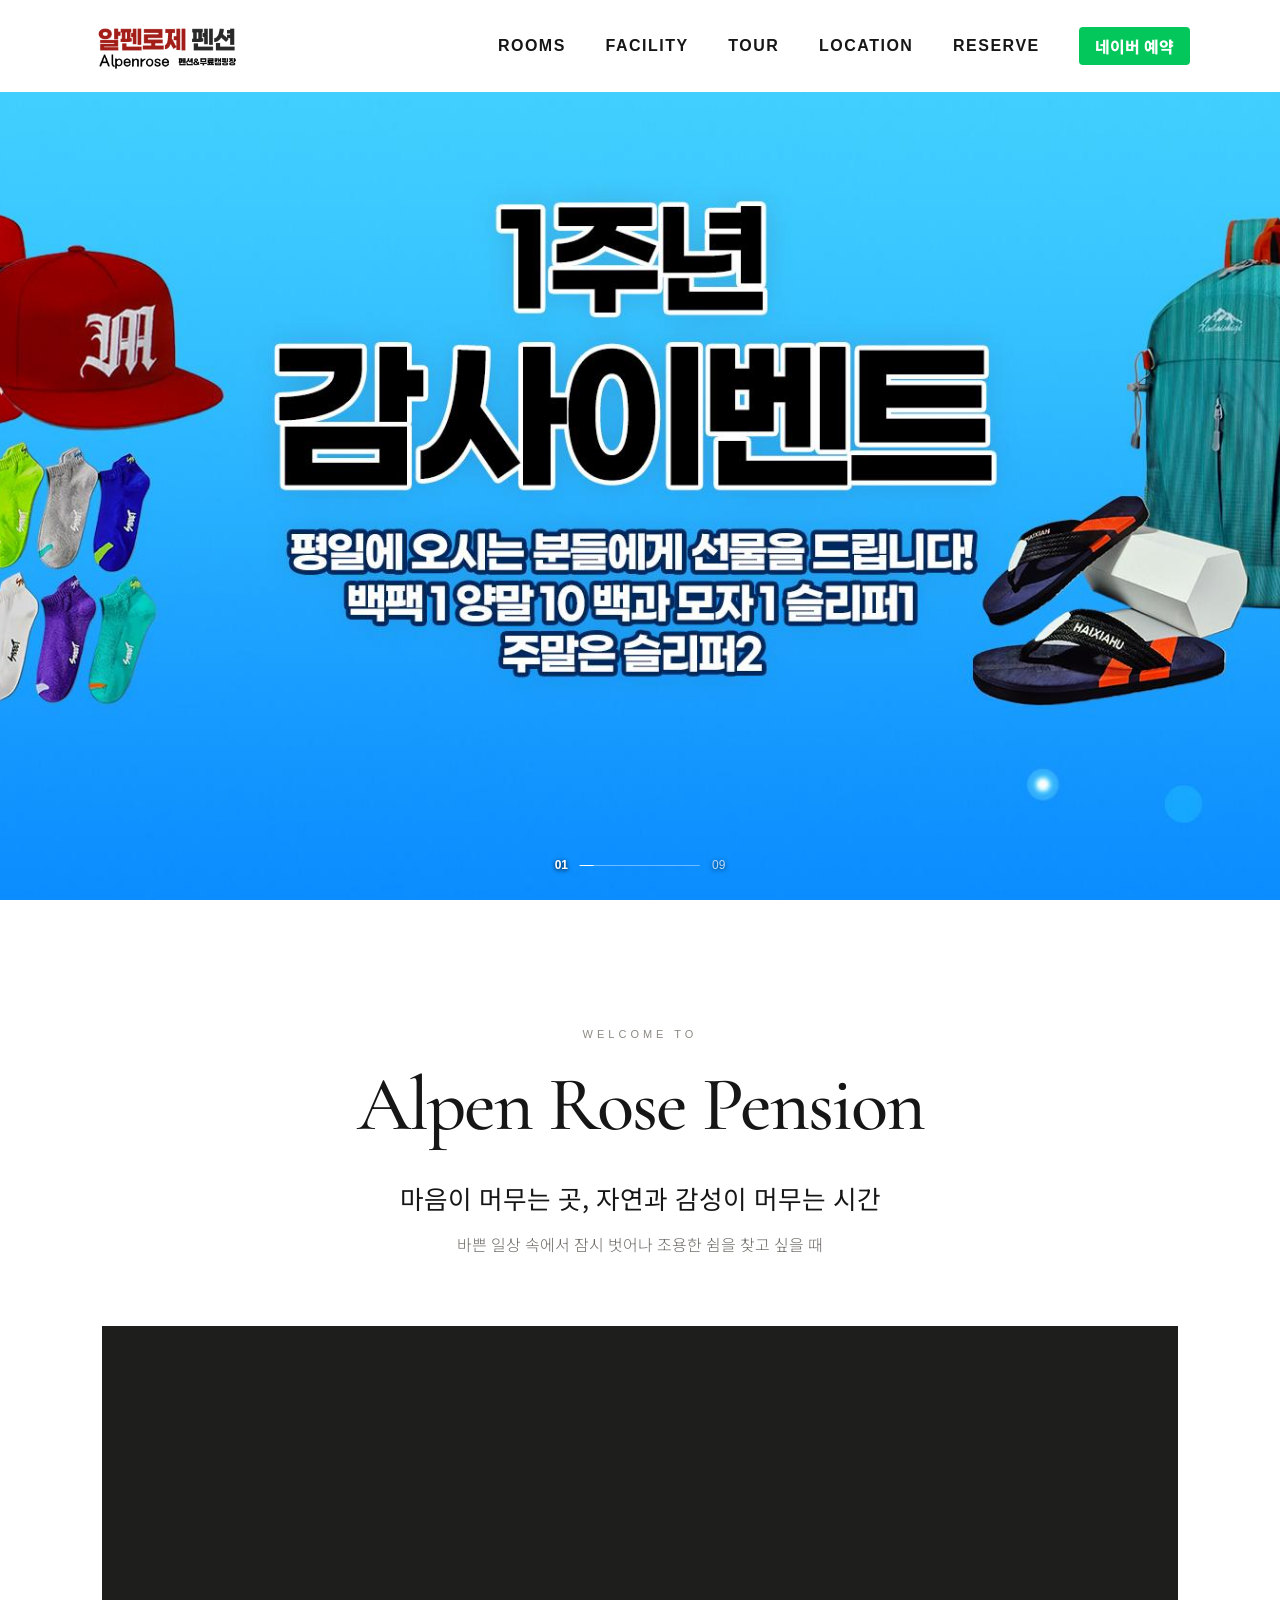
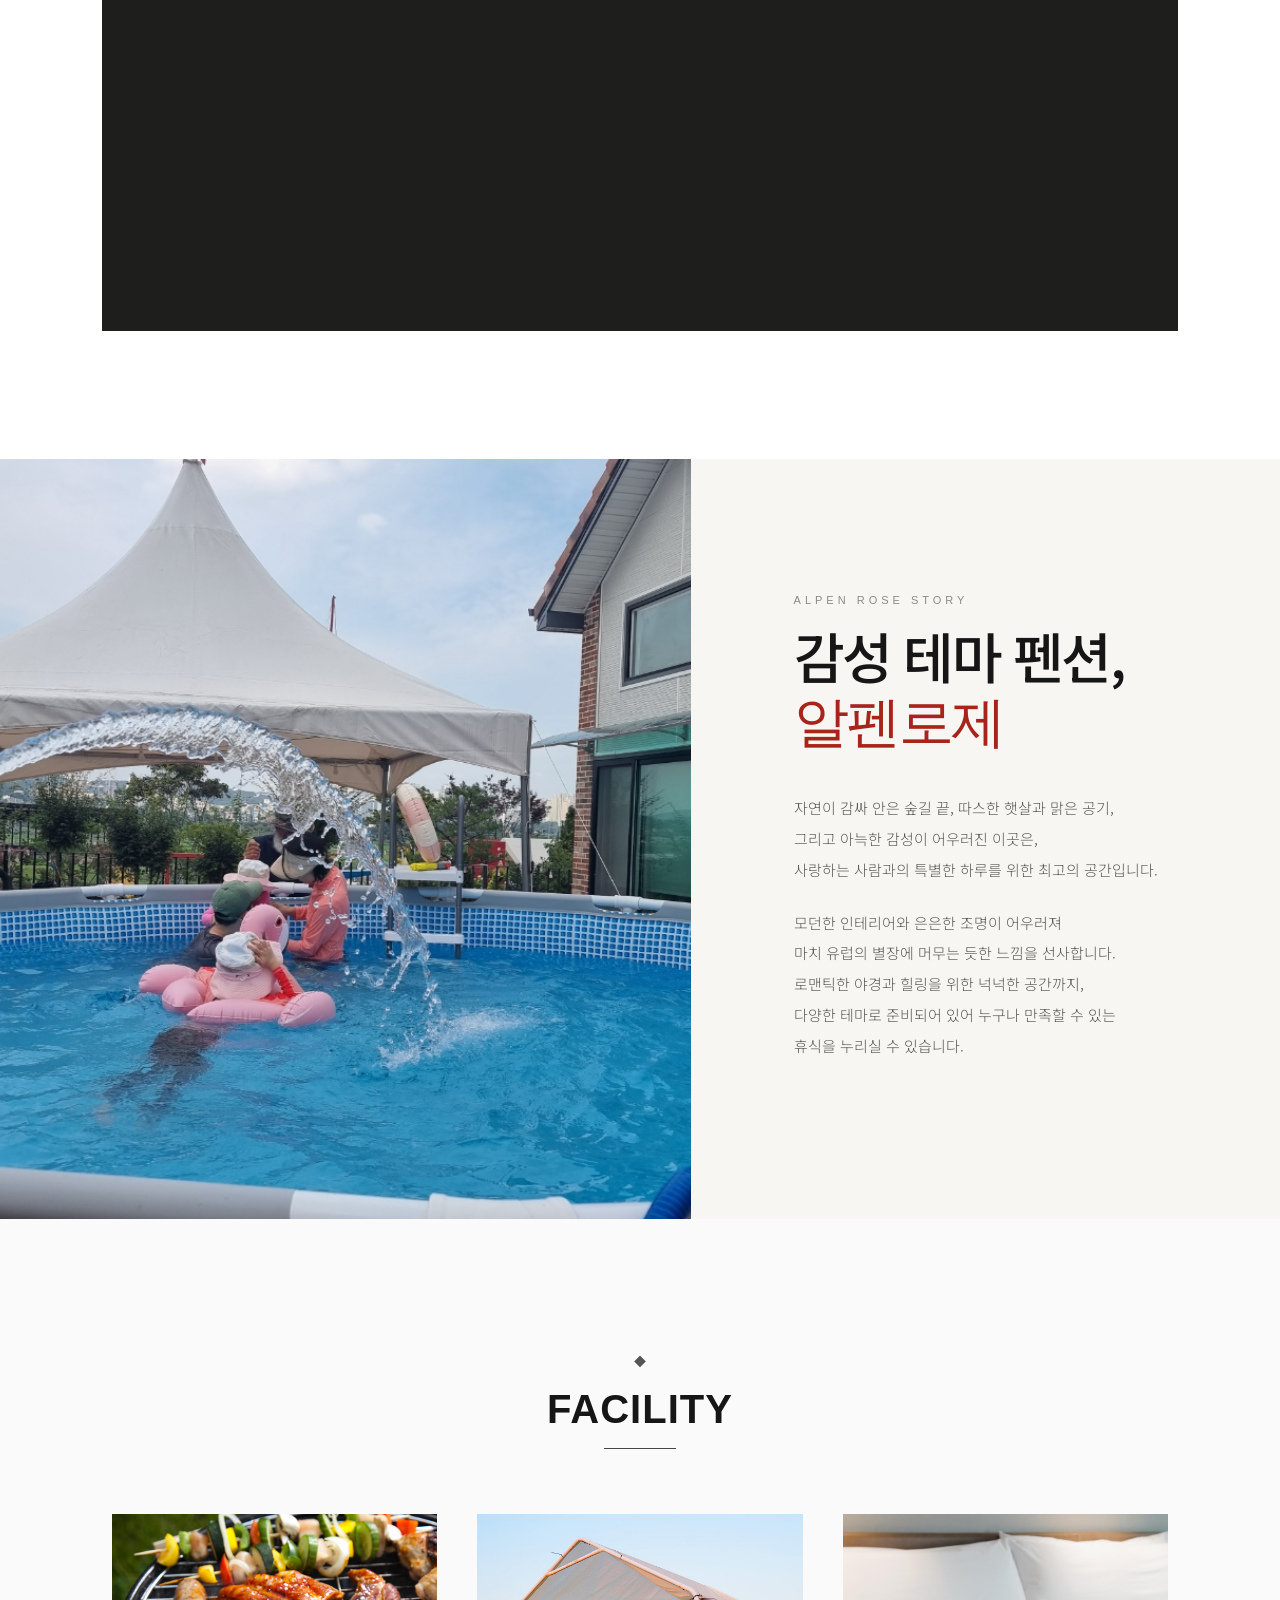
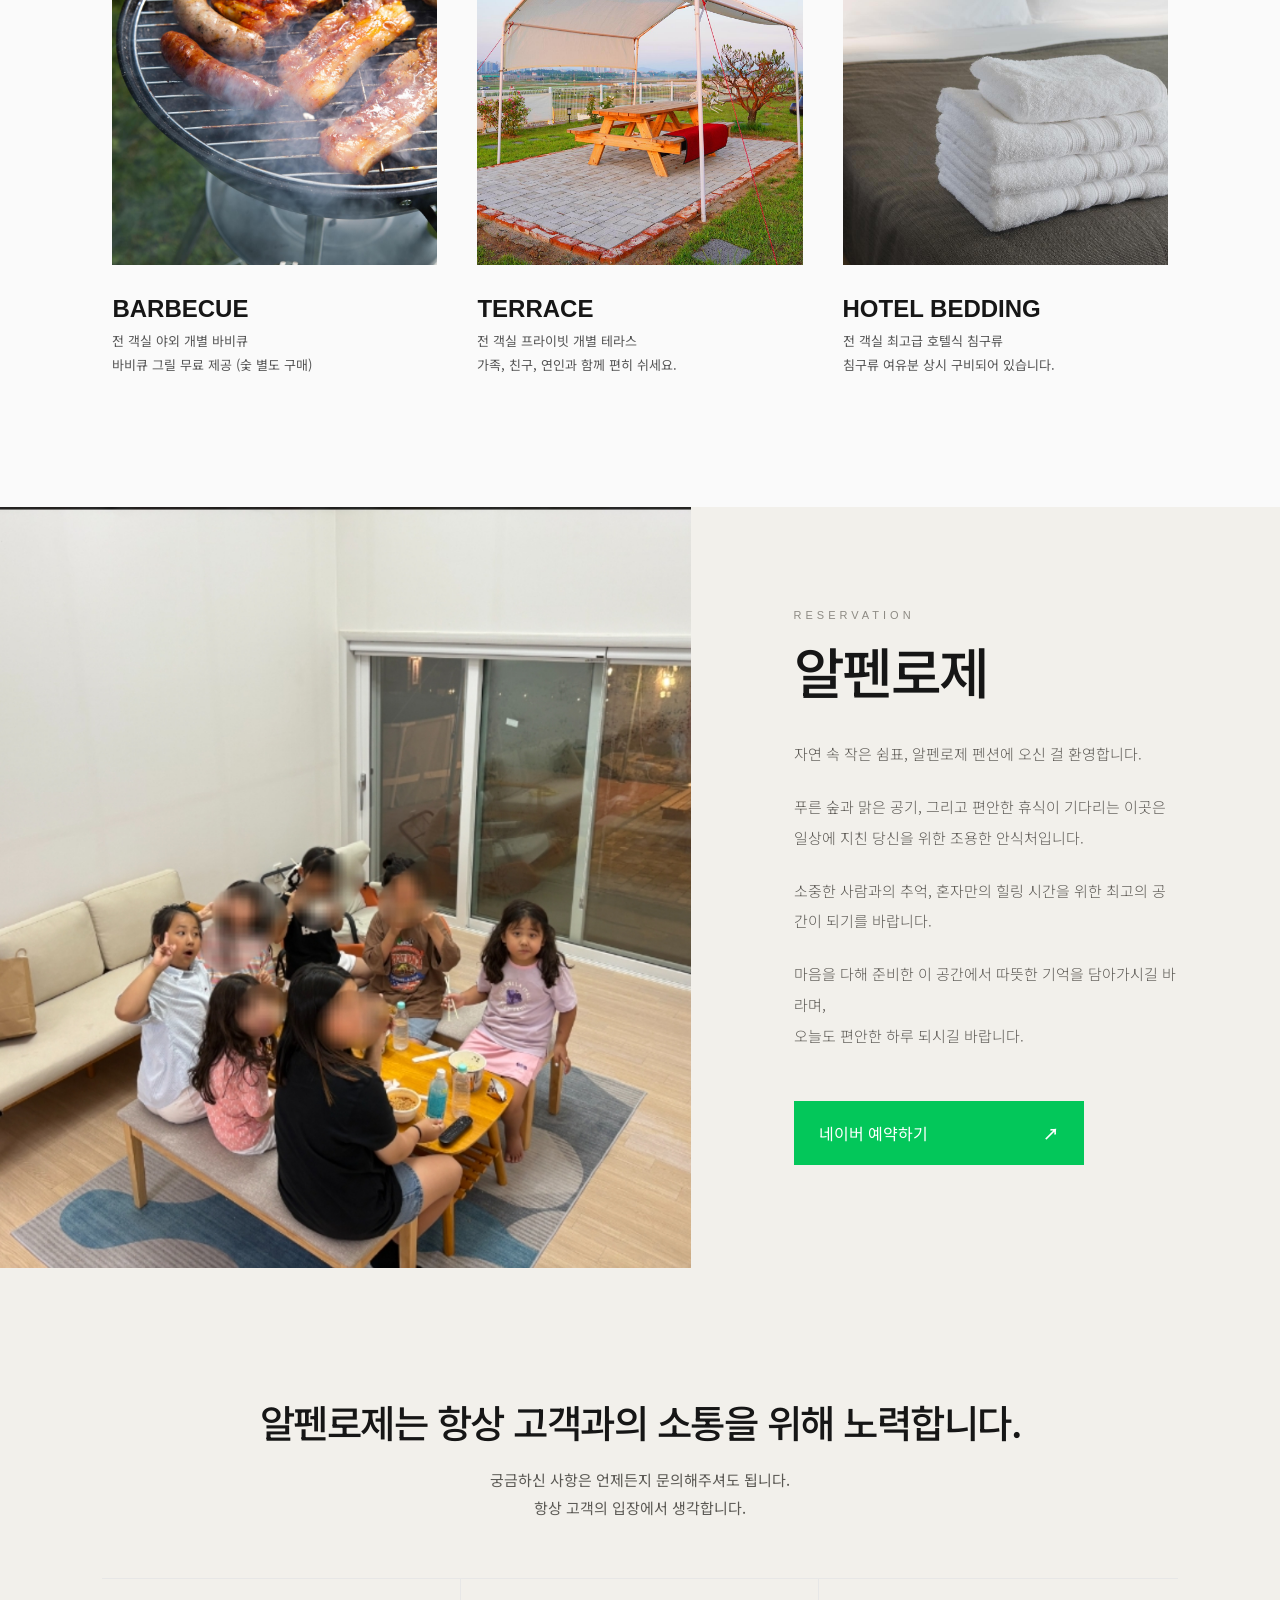
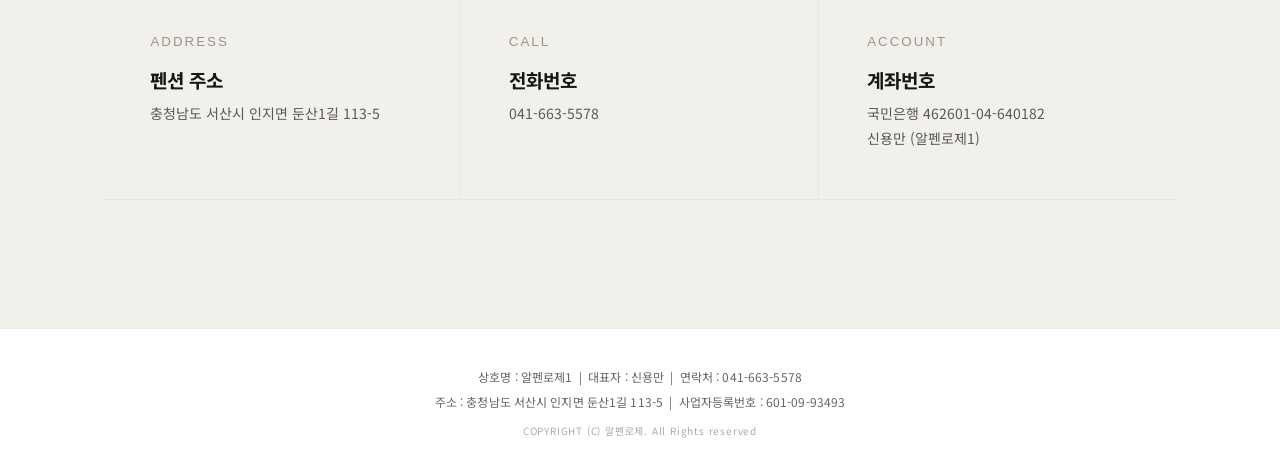
<file: index.html>
<!doctype html>
<html lang="ko">
<head>
  <meta charset="utf-8">
  <meta name="viewport" content="width=device-width, initial-scale=1">
  <meta name="description" content="충남 서산 자연 속 감성 숙소 알펜로제펜션. 객실, 바비큐장, 수영장, 카페, 요금 및 예약 정보를 확인하세요.">
  <title>알펜로제펜션 | 서산 감성펜션·가족펜션</title>
  <link rel="preconnect" href="https://fonts.googleapis.com">
  <link rel="preconnect" href="https://fonts.gstatic.com" crossorigin>
  <link href="https://fonts.googleapis.com/css2?family=Cormorant+Garamond:wght@500;600&family=Noto+Sans+KR:wght@300;400;500;600;700&display=swap" rel="stylesheet">
  <link rel="stylesheet" href="./style.css">

  <meta name="robots" content="index,follow,max-image-preview:large">
  <meta name="naver-site-verification" content="fba03f36cfd48644729ebc3f32d88f645ac27439">
<meta property="og:type" content="website">
  <meta property="og:site_name" content="알펜로제펜션">
  <meta property="og:title" content="알펜로제펜션 | 서산 감성펜션·가족펜션">
  <meta property="og:description" content="충남 서산 자연 속 감성 숙소 알펜로제펜션. 객실, 바비큐장, 수영장, 카페, 요금 및 예약 정보를 확인하세요.">
<meta property="og:image" content="./assets/images/hero-01.jpg">
  <meta name="twitter:card" content="summary_large_image">
  <meta name="twitter:title" content="알펜로제펜션 | 서산 감성펜션·가족펜션">
  <meta name="twitter:description" content="충남 서산 자연 속 감성 숙소 알펜로제펜션. 객실, 바비큐장, 수영장, 카페, 요금 및 예약 정보를 확인하세요.">
  <meta name="twitter:image" content="./assets/images/hero-01.jpg">

<script type="application/ld+json">
{
  "@context": "https://schema.org",
  "@type": "LodgingBusiness",
  "name": "알펜로제펜션",
  "alternateName": "Alpen Rose Pension",
  "url": "./",
  "telephone": "+82-41-663-5578",
  "image": "./assets/images/hero-01.jpg",
  "address": {
    "@type": "PostalAddress",
    "streetAddress": "인지면 둔산1길 113-5",
    "addressLocality": "서산시",
    "addressRegion": "충청남도",
    "addressCountry": "KR"
  },
  "sameAs": []
}
</script>
<script type="application/ld+json">
{
  "@context": "https://schema.org",
  "@type": "WebSite",
  "name": "알펜로제펜션",
  "alternateName": "Alpen Rose Pension",
  "url": "./"
}
</script>
<script type="application/ld+json">
{
  "@context": "https://schema.org",
  "@type": "ItemList",
  "name": "알펜로제펜션 주요 메뉴",
  "itemListElement": [
    {"@type":"SiteNavigationElement","position":1,"name":"ROOMS","url":"./#rooms"},
    {"@type":"SiteNavigationElement","position":2,"name":"TOUR","url":"./#tour"},
    {"@type":"SiteNavigationElement","position":3,"name":"RESERVE","url":"./reserve.html"},
    {"@type":"SiteNavigationElement","position":4,"name":"FACILITY","url":"./facility.html"},
    {"@type":"SiteNavigationElement","position":5,"name":"LOCATION","url":"./#location"}
  ]
}
</script>

</head>
<body>
<header class="site-header" id="top">
  <a class="brand" href="./index.html"><img src="./assets/images/logo.png" alt="알펜로제 펜션"></a>
  <button class="menu-button" type="button" aria-label="메뉴 열기" aria-expanded="false"><i></i><i></i></button>
  <nav class="main-nav" aria-label="주요 메뉴">
    <a href="./rooms.html">ROOMS</a>
    <a href="./facility.html">FACILITY</a>
    <a href="./tour.html">TOUR</a>
    <a href="./location.html">LOCATION</a>
    <a href="./reserve.html">RESERVE</a>
    <a class="nav-book naver-booking-link" href="https://booking.naver.com/booking/3/bizes/1427428" target="_blank" rel="noopener noreferrer">네이버 예약</a>
  </nav>
</header>
<main>
  <!-- 1. 워드 구성: 높이를 꽉 채운 이미지 9장 슬라이드 / 사진만 표시 -->
  <section class="hero" aria-label="알펜로제 대표 이미지 슬라이드">
    <div class="slides hero-slides" data-slider data-interval="4500">
      <img class="is-active" src="assets/images/hero-01.jpg" alt="알펜로제 이미지 1"><img src="assets/images/hero-02.jpg" alt="알펜로제 이미지 2"><img src="assets/images/hero-03.jpg" alt="알펜로제 이미지 3"><img src="assets/images/hero-04.jpg" alt="알펜로제 이미지 4"><img src="assets/images/hero-05.jpg" alt="알펜로제 이미지 5"><img src="assets/images/hero-06.jpg" alt="알펜로제 이미지 6"><img src="assets/images/hero-07.jpg" alt="알펜로제 이미지 7"><img src="assets/images/hero-08.jpg" alt="알펜로제 이미지 8"><img src="assets/images/hero-09.jpg" alt="알펜로제 이미지 9">
    </div>
    <div class="hero-progress"><b>01</b><span><i></i></span><em>09</em></div>
  </section>

  
 <section class="intro section" id="tour">
    <p class="kicker">WELCOME TO</p><h1>Alpen Rose Pension</h1>
    <h2>마음이 머무는 곳, 자연과 감성이 머무는 시간</h2>
    <p>바쁜 일상 속에서 잠시 벗어나 조용한 쉼을 찾고 싶을 때</p>
    <div class="youtube-wrap reveal">
    <iframe
  src="https://www.youtube.com/embed/yC5vO5TTyOY?autoplay=1&mute=1&loop=1&playlist=yC5vO5TTyOY&controls=0&rel=0"
  frameborder="0"
  allow="autoplay; encrypted-media"
  allowfullscreen>
</iframe>
    </div>
  </section>

  <!-- 3. 워드 구성: 왼쪽 10장 자동 슬라이드 + 오른쪽 소개글 -->
  <section class="split story">
    <div class="slides split-slides reveal" data-slider data-interval="3800"><img class="is-active" src="assets/images/story-01.jpg" alt="알펜로제 감성 이미지 1"><img class="" src="assets/images/story-02.jpg" alt="알펜로제 감성 이미지 2"><img class="" src="assets/images/story-03.jpg" alt="알펜로제 감성 이미지 3"><img class="" src="assets/images/story-04.jpg" alt="알펜로제 감성 이미지 4"><img class="" src="assets/images/story-05.jpg" alt="알펜로제 감성 이미지 5"><img class="" src="assets/images/story-06.jpg" alt="알펜로제 감성 이미지 6"><img class="" src="assets/images/story-07.jpg" alt="알펜로제 감성 이미지 7"><img class="" src="assets/images/story-08.jpg" alt="알펜로제 감성 이미지 8"><img class="" src="assets/images/story-09.jpg" alt="알펜로제 감성 이미지 9"></div>
    <div class="split-copy reveal">
      <p class="kicker">ALPEN ROSE STORY</p><h2>감성 테마 펜션,<br><em>알펜로제</em></h2>
      <p>자연이 감싸 안은 숲길 끝, 따스한 햇살과 맑은 공기,<br>그리고 아늑한 감성이 어우러진 이곳은,<br>사랑하는 사람과의 특별한 하루를 위한 최고의 공간입니다.</p>
      <p>모던한 인테리어와 은은한 조명이 어우러져<br>마치 유럽의 별장에 머무는 듯한 느낌을 선사합니다.<br>로맨틱한 야경과 힐링을 위한 넉넉한 공간까지,<br>다양한 테마로 준비되어 있어 누구나 만족할 수 있는<br>휴식을 누리실 수 있습니다.</p>
    </div>
  </section>

  <!-- 4. 워드 첨부 화면 기준 FACILITY -->
  <section class="facility section" id="facility">
    <div class="section-title reveal"><span>◆</span><h2>FACILITY</h2><i></i></div>
    <div class="facility-grid">
      <article class="reveal"><img src="assets/images/barbecue.jpg" alt="바비큐"><h3>BARBECUE</h3><p>전 객실 야외 개별 바비큐</p><small>바비큐 그릴 무료 제공 (숯 별도 구매)</small></article>
      <article class="reveal"><img src="assets/images/terrace.jpg" alt="테라스"><h3>TERRACE</h3><p>전 객실 프라이빗 개별 테라스</p><small>가족, 친구, 연인과 함께 편히 쉬세요.</small></article>
      <article class="reveal"><img src="assets/images/bedding.jpg" alt="호텔식 침구"><h3>HOTEL BEDDING</h3><p>전 객실 최고급 호텔식 침구류</p><small>침구류 여유분 상시 구비되어 있습니다.</small></article>
    </div>
  </section>

  <!-- 5. 워드 구성: 객실 쇼츠 2개 양옆 배치 -->
<!--  <section class="shorts section" id="rooms">
    <div class="section-title reveal"><span>◆</span><h2>ROOMS</h2><i></i></div>
    <div class="shorts-grid">
      <div class="short reveal"><iframe src="https://www.youtube.com/embed/SHORT_VIDEO_ID_1?mute=1&playsinline=1&rel=0" title="객실 영상 1" allowfullscreen></iframe><div class="short-guide">SHORTS 01<br><small>SHORT_VIDEO_ID_1 교체</small></div></div>
      <div class="short reveal"><iframe src="https://www.youtube.com/embed/SHORT_VIDEO_ID_2?mute=1&playsinline=1&rel=0" title="객실 영상 2" allowfullscreen></iframe><div class="short-guide">SHORTS 02<br><small>SHORT_VIDEO_ID_2 교체</small></div></div>
    </div>
  </section>
-->
  <!-- 6. 워드 구성: 왼쪽 10장 자동 슬라이드 + 오른쪽 설명/네이버 예약 -->
  <section class="split reserve" id="reserve">
    <div class="slides split-slides reveal" data-slider data-interval="4000"><img class="is-active" src="assets/images/reserve-01.jpg" alt="알펜로제 예약 이미지 1"><img class="" src="assets/images/reserve-02.jpg" alt="알펜로제 예약 이미지 2"><img class="" src="assets/images/reserve-03.jpg" alt="알펜로제 예약 이미지 3"><img class="" src="assets/images/reserve-04.jpg" alt="알펜로제 예약 이미지 4"><img class="" src="assets/images/reserve-05.jpg" alt="알펜로제 예약 이미지 5"><img class="" src="assets/images/reserve-06.jpg" alt="알펜로제 예약 이미지 6"><img class="" src="assets/images/reserve-07.jpg" alt="알펜로제 예약 이미지 7"><img class="" src="assets/images/reserve-08.jpg" alt="알펜로제 예약 이미지 8"><img class="" src="assets/images/reserve-09.jpg" alt="알펜로제 예약 이미지 9"><img class="" src="assets/images/reserve-10.jpg" alt="알펜로제 예약 이미지 10"></div>
    <div class="split-copy reveal">
      <p class="kicker">RESERVATION</p>
      <h2>알펜로제</h2>
      <p>자연 속 작은 쉼표, 알펜로제 펜션에 오신 걸 환영합니다.</p>
      <p>푸른 숲과 맑은 공기, 그리고 편안한 휴식이 기다리는 이곳은<br>일상에 지친 당신을 위한 조용한 안식처입니다.</p>
      <p>소중한 사람과의 추억, 혼자만의 힐링 시간을 위한 최고의 공간이 되기를 바랍니다.</p>
      <p>마음을 다해 준비한 이 공간에서 따뜻한 기억을 담아가시길 바라며,<br>오늘도 편안한 하루 되시길 바랍니다.</p>
      <a class="book-button" href="https://booking.naver.com/" target="_blank" rel="noopener">네이버 예약하기 <b>↗</b></a>
    </div>
  </section>

  <!-- 마지막 섹션: 주소 / 전화번호 / 계좌번호 -->
  <section class="contact section" id="location">
    <div class="contact-intro reveal">
      <h2>알펜로제는 항상 고객과의 소통을 위해 노력합니다.</h2>
      <p>궁금하신 사항은 언제든지 문의해주셔도 됩니다.<br>항상 고객의 입장에서 생각합니다.</p>
    </div>
    <div class="contact-grid reveal">
      <div><small>ADDRESS</small><h3>펜션 주소</h3><p>충청남도 서산시 인지면 둔산1길 113-5</p></div>
      <a href="tel:041-663-5578"><small>CALL</small><h3>전화번호</h3><p>041-663-5578</p></a>
      <div><small>ACCOUNT</small><h3>계좌번호</h3><p>국민은행 462601-04-640182<br>신용만 (알펜로제1)</p></div>
    </div>
  </section>
</main>
<footer class="common-footer">
  <div class="common-footer-inner">
    <p>상호명 : 알펜로제1&nbsp;&nbsp;|&nbsp;&nbsp;대표자 : 신용만&nbsp;&nbsp;|&nbsp;&nbsp;연락처 : <a href="tel:041-663-5578">041-663-5578</a></p>
    <p>주소 : 충청남도 서산시 인지면 둔산1길 113-5&nbsp;&nbsp;|&nbsp;&nbsp;사업자등록번호 : 601-09-93493</p>
    <small>COPYRIGHT (C) 알펜로제. All Rights reserved</small>
  </div>
</footer>
<script src="./script.js" defer></script>
</body></html>
</file>
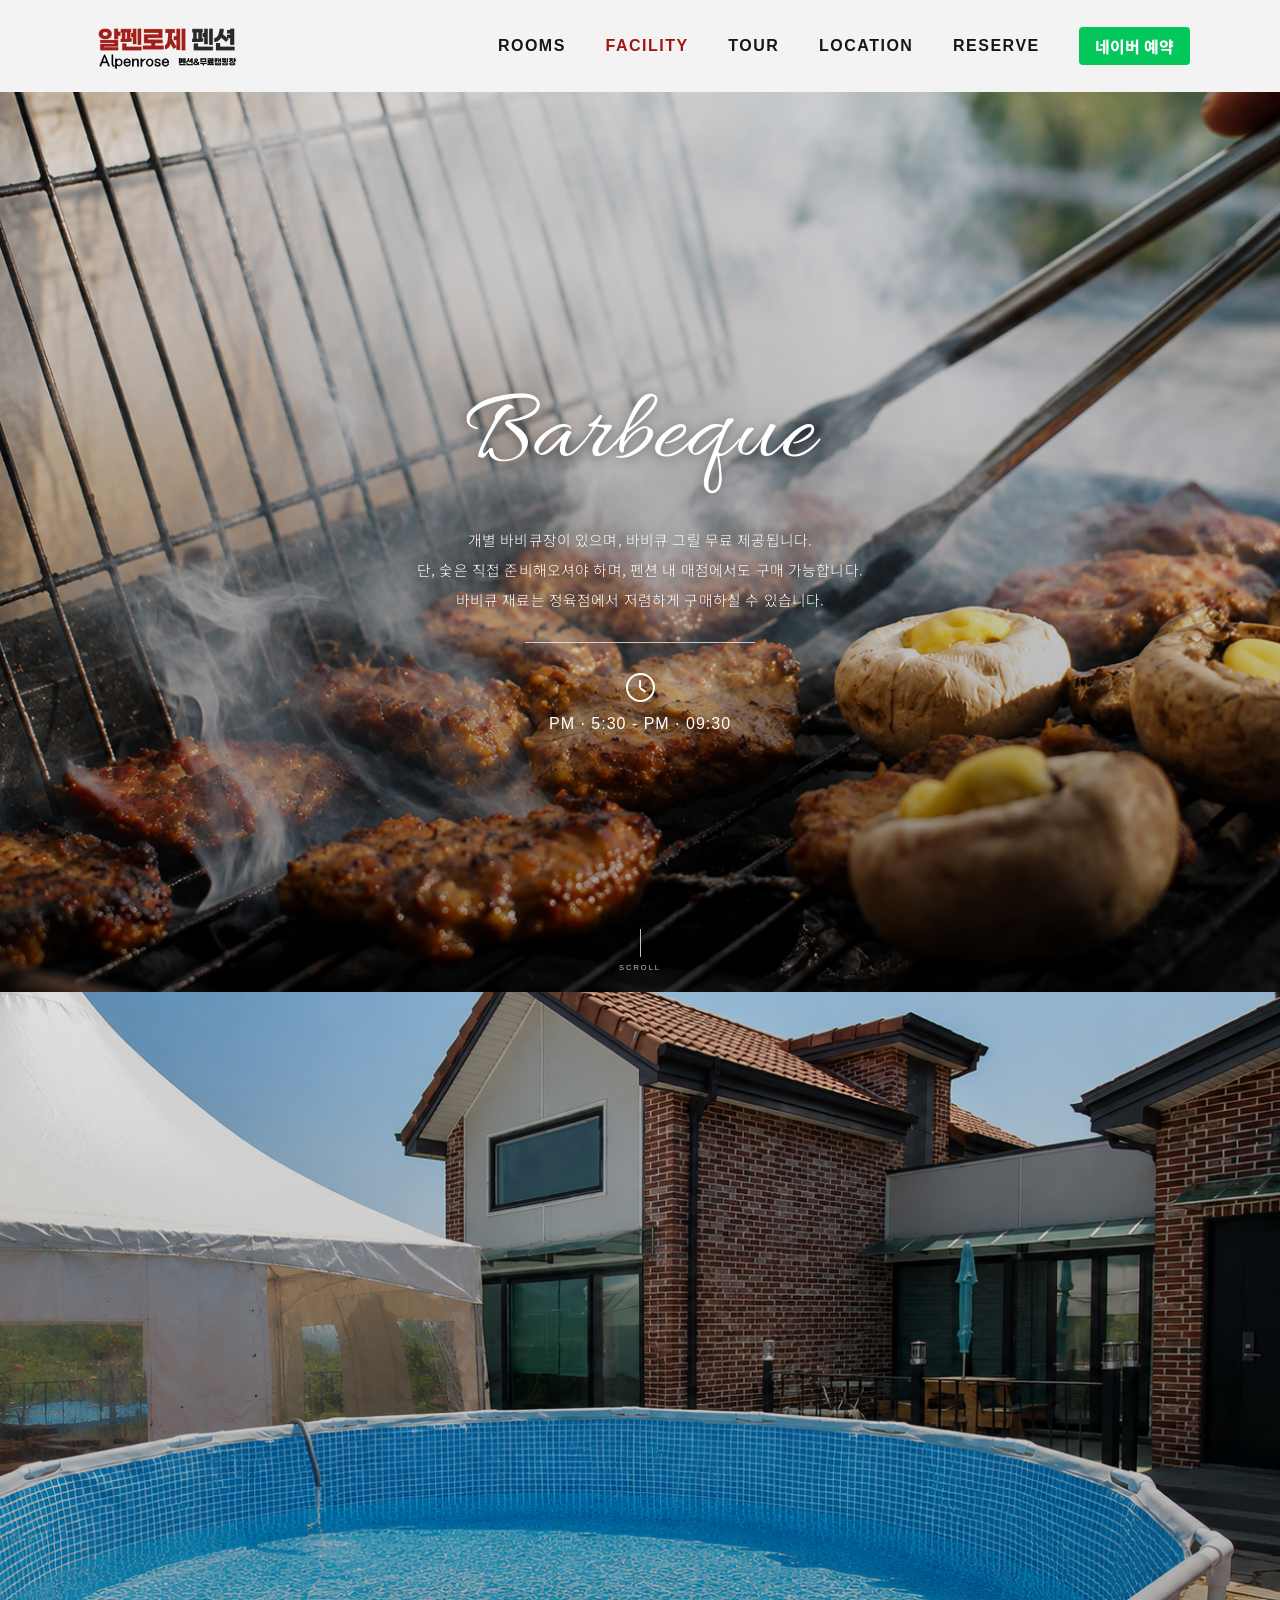
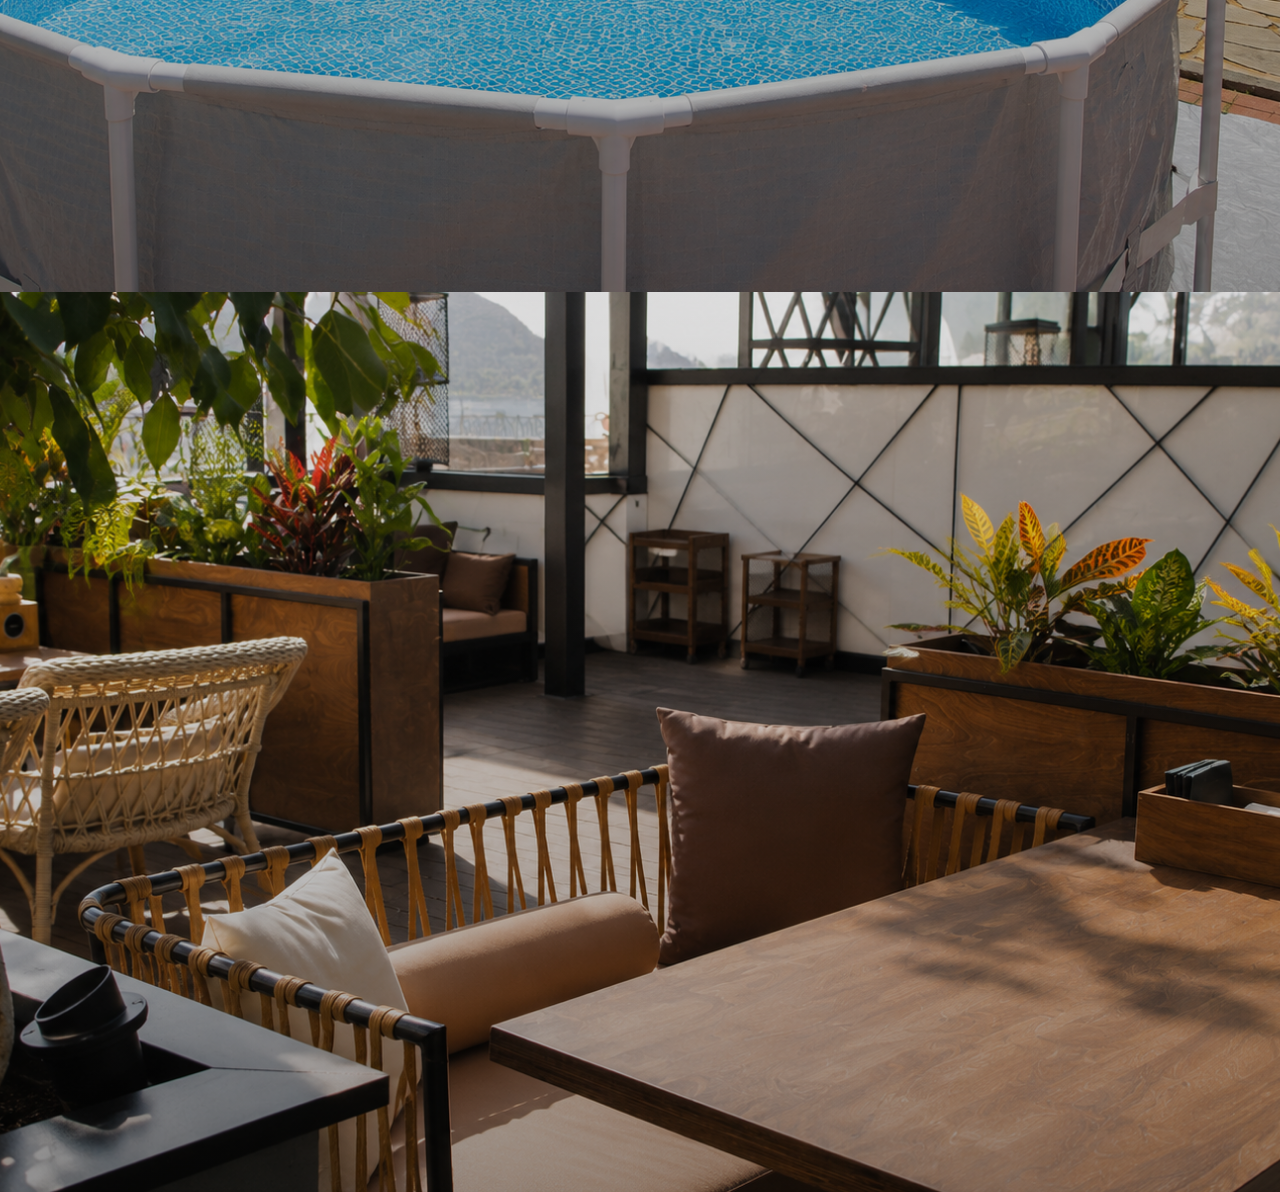
<file: facility.html>
<!doctype html>
<html lang="ko">
<head>
  <meta charset="utf-8">
  <meta name="viewport" content="width=device-width, initial-scale=1">
  <meta name="description" content="알펜로제펜션의 개별 바비큐장, 하절기 수영장, 무료 이용 카페 시설과 운영시간을 안내합니다.">
  <title>FACILITY | 알펜로제펜션 부대시설</title>
  <link rel="preconnect" href="https://fonts.googleapis.com">
  <link rel="preconnect" href="https://fonts.gstatic.com" crossorigin>
  <link href="https://fonts.googleapis.com/css2?family=Allura&family=Noto+Sans+KR:wght@300;400;500;600;700&display=swap" rel="stylesheet">
  <link rel="stylesheet" href="./style.css">
<meta name="robots" content="index,follow,max-image-preview:large">
  <meta name="naver-site-verification" content="fba03f36cfd48644729ebc3f32d88f645ac27439">
<meta property="og:type" content="website">
  <meta property="og:site_name" content="알펜로제펜션">
  <meta property="og:title" content="FACILITY | 알펜로제펜션 부대시설">
  <meta property="og:description" content="알펜로제펜션의 개별 바비큐장, 하절기 수영장, 무료 이용 카페 시설과 운영시간을 안내합니다.">
<meta property="og:image" content="./assets/images/facility/barbecue.png">
  <meta name="twitter:card" content="summary_large_image">
  <meta name="twitter:title" content="FACILITY | 알펜로제펜션 부대시설">
  <meta name="twitter:description" content="알펜로제펜션의 개별 바비큐장, 하절기 수영장, 무료 이용 카페 시설과 운영시간을 안내합니다.">
  <meta name="twitter:image" content="./assets/images/facility/barbecue.png">

<script type="application/ld+json">
{
  "@context": "https://schema.org",
  "@type": "LodgingBusiness",
  "name": "알펜로제펜션",
  "alternateName": "Alpen Rose Pension",
  "url": "./",
  "telephone": "+82-41-663-5578",
  "image": "./assets/images/hero-01.jpg",
  "address": {
    "@type": "PostalAddress",
    "streetAddress": "인지면 둔산1길 113-5",
    "addressLocality": "서산시",
    "addressRegion": "충청남도",
    "addressCountry": "KR"
  },
  "sameAs": []
}
</script>
<script type="application/ld+json">
{
  "@context": "https://schema.org",
  "@type": "WebSite",
  "name": "알펜로제펜션",
  "alternateName": "Alpen Rose Pension",
  "url": "./"
}
</script>
<script type="application/ld+json">
{
  "@context": "https://schema.org",
  "@type": "ItemList",
  "name": "알펜로제펜션 주요 메뉴",
  "itemListElement": [
    {"@type":"SiteNavigationElement","position":1,"name":"ROOMS","url":"./#rooms"},
    {"@type":"SiteNavigationElement","position":2,"name":"TOUR","url":"./#tour"},
    {"@type":"SiteNavigationElement","position":3,"name":"RESERVE","url":"./reserve.html"},
    {"@type":"SiteNavigationElement","position":4,"name":"FACILITY","url":"./facility.html"},
    {"@type":"SiteNavigationElement","position":5,"name":"LOCATION","url":"./#location"}
  ]
}
</script>

</head>
<body class="facility-page">
<header class="site-header" id="top">
  <a class="brand" href="./index.html"><img src="./assets/images/logo.png" alt="알펜로제 펜션"></a>
  <button class="menu-button" type="button" aria-label="메뉴 열기" aria-expanded="false"><i></i><i></i></button>
  <nav class="main-nav" aria-label="주요 메뉴">
    <a href="./rooms.html">ROOMS</a>
    <a class="active-menu" href="./facility.html">FACILITY</a>
    <a href="./tour.html">TOUR</a>
    <a href="./location.html">LOCATION</a>
    <a href="./reserve.html">RESERVE</a>
    <a class="nav-book naver-booking-link" href="https://booking.naver.com/booking/3/bizes/1427428" target="_blank" rel="noopener noreferrer">네이버 예약</a>
  </nav>
</header>

<main class="facility-stack">
  <section class="facility-panel is-current" data-header="overlay" style="--panel-index:1; --panel-image:url('./assets/images/facility/barbecue.png')">
    <div class="facility-shade"></div>
    <div class="facility-copy">
      <p class="facility-script">Barbeque</p>
      <div class="facility-description">
        <p>개별 바비큐장이 있으며, 바비큐 그릴 무료 제공됩니다.</p>
        <p>단, 숯은 직접 준비해오셔야 하며, 펜션 내 매점에서도 구매 가능합니다.</p>
        <p>바비큐 재료는 정육점에서 저렴하게 구매하실 수 있습니다.</p>
      </div>
      <span class="facility-line"></span>
      <div class="facility-time">
        <span class="clock-icon" aria-hidden="true"></span>
        <p>PM · 5:30 - PM · 09:30</p>
      </div>
    </div>
    <div class="scroll-cue"><span></span><small>SCROLL</small></div>
  </section>

  <section class="facility-panel" data-header="solid" style="--panel-index:2; --panel-image:url('./assets/images/facility/pool.png')">
    <div class="facility-shade"></div>
    <div class="facility-copy">
      <p class="facility-script">Pool</p>
      <div class="facility-description">
        <p>수영장 풀은 하절기에만 운영되며,</p>
        <p>별도 예약없이 이용 가능합니다.</p>
      </div>
      <span class="facility-line"></span>
      <div class="facility-time">
        <span class="clock-icon" aria-hidden="true"></span>
        <p>AM : 10:30 - PM : 9:30</p>
      </div>
    </div>
  </section>

  <section class="facility-panel" data-header="solid" style="--panel-index:3; --panel-image:url('./assets/images/facility/cafe.png')">
    <div class="facility-shade"></div>
    <div class="facility-copy">
      <p class="facility-script">Cafe</p>
      <div class="facility-description">
        <p>펜션 이용 고객은 무료로 카페를 이용하실 수 있습니다.</p>
        <p>카페는 입구쪽 매점에 위치해 있습니다.</p>
      </div>
      <span class="facility-line"></span>
      <div class="facility-time">
        <span class="clock-icon" aria-hidden="true"></span>
        <p>AM : 7:30 - PM : 8:00</p>
      </div>
    </div>
  </section>
</main>

<script src="./script.js" defer></script>
</body>
</html>
</file>
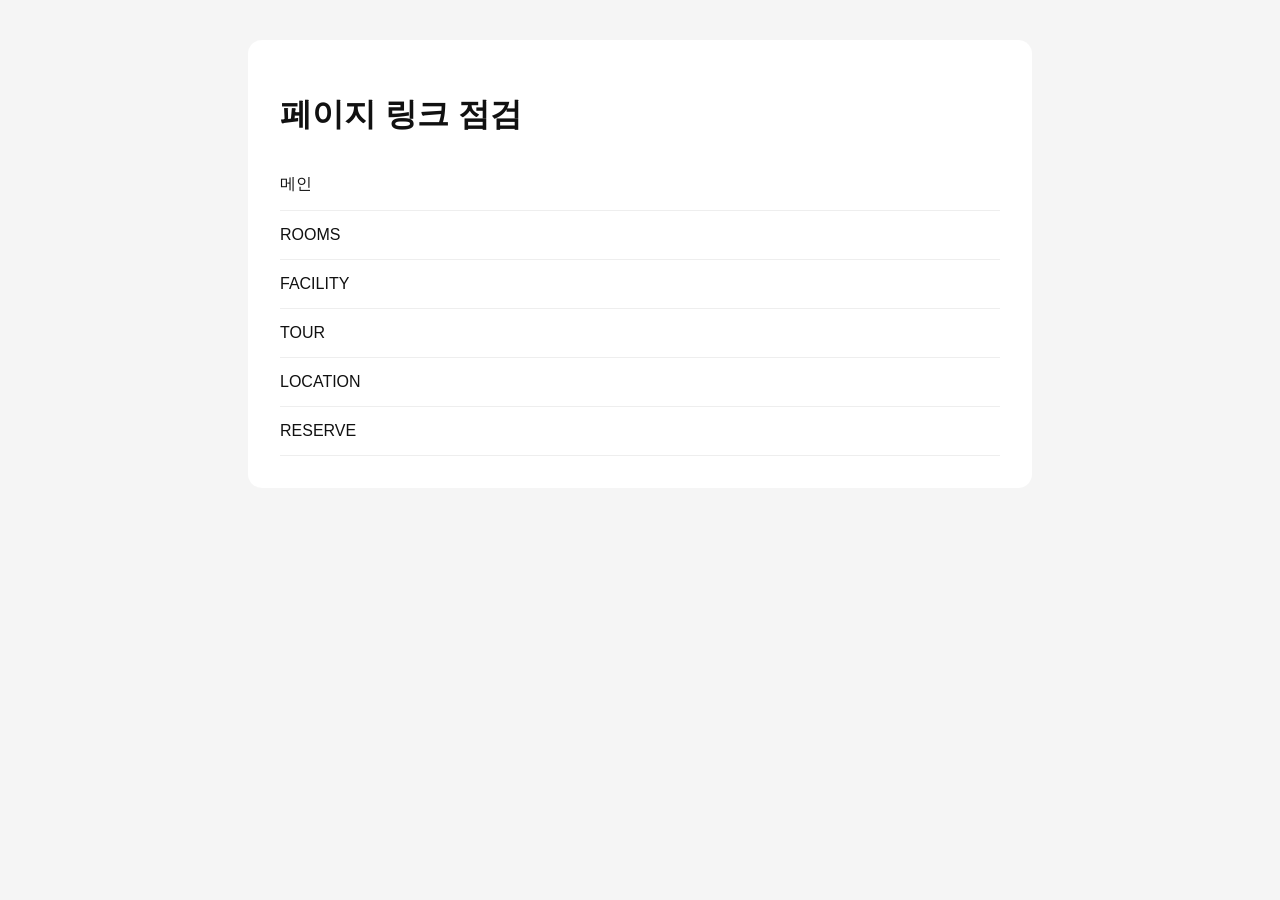
<file: link-test.html>
<!DOCTYPE html>
<html lang="ko">
<head>
  <meta charset="UTF-8">
  <meta name="viewport" content="width=device-width, initial-scale=1.0">
  <title>알펜로제 페이지 링크 점검</title>
  <style>
    body{font-family:Arial,sans-serif;margin:0;padding:40px;background:#f5f5f5;color:#111}
    main{max-width:720px;margin:auto;background:#fff;padding:32px;border-radius:14px}
    a{display:block;padding:15px 0;border-bottom:1px solid #eee;color:#111;text-decoration:none}
    a:hover{color:#a51812}
  </style>
</head>
<body>
<main>
  <h1>페이지 링크 점검</h1>
  <a href="./index.html">메인</a>
  <a href="./rooms.html">ROOMS</a>
  <a href="./facility.html">FACILITY</a>
  <a href="./tour.html">TOUR</a>
  <a href="./location.html">LOCATION</a>
  <a href="./reserve.html">RESERVE</a>
</main>
</body>
</html>
</file>
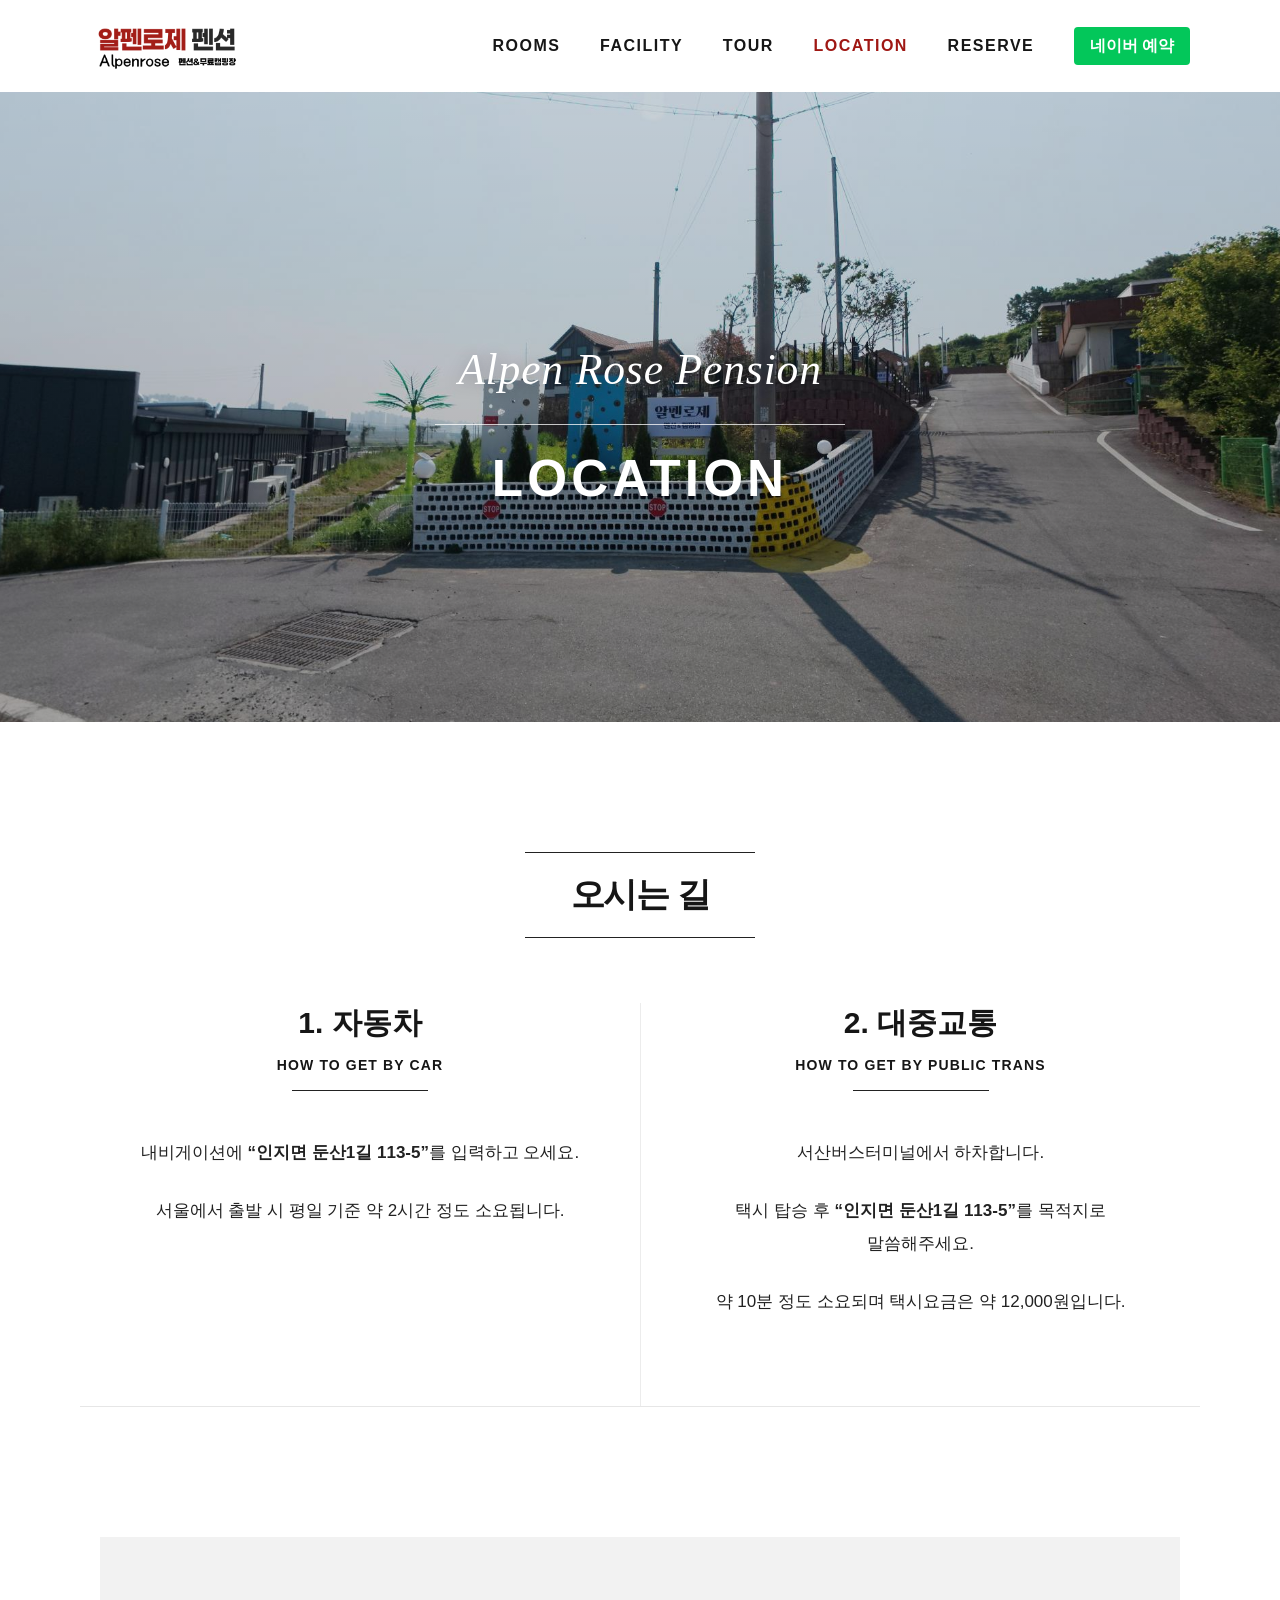
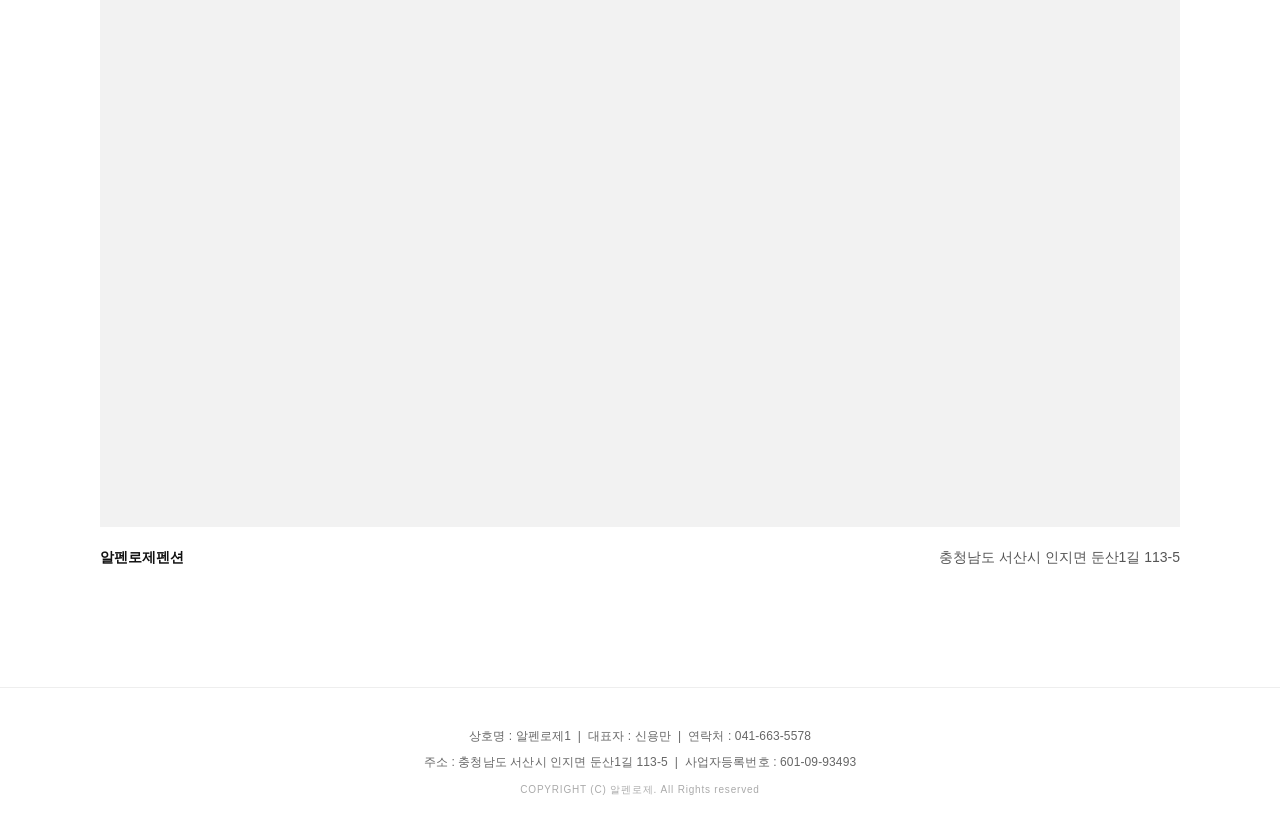
<file: location.html>
<!DOCTYPE html>
<html lang="ko">
<head>
  <meta charset="UTF-8">
  <meta name="viewport" content="width=device-width, initial-scale=1.0">
  <title>LOCATION | 알펜로제펜션 오시는길</title>
  <meta name="description" content="충청남도 서산시 인지면 둔산1길 113-5 알펜로제펜션의 자동차·대중교통 이용 방법과 지도를 안내합니다.">
  <meta name="robots" content="index,follow,max-image-preview:large">
  <meta name="naver-site-verification" content="fba03f36cfd48644729ebc3f32d88f645ac27439">
<meta property="og:type" content="website">
  <meta property="og:site_name" content="알펜로제펜션">
  <meta property="og:title" content="LOCATION | 알펜로제펜션 오시는길">
  <meta property="og:description" content="알펜로제펜션 자동차·대중교통 이용 방법과 위치 안내">
<meta property="og:image" content="./assets/images/location.jpg">
  <link rel="stylesheet" href="./style.css">
</head>
<body class="location-page">
  <header class="site-header" id="top">
  <a class="brand" href="./index.html"><img src="./assets/images/logo.png" alt="알펜로제 펜션"></a>
  <button class="menu-button" type="button" aria-label="메뉴 열기" aria-expanded="false"><i></i><i></i></button>
  <nav class="main-nav" aria-label="주요 메뉴">
    <a href="./rooms.html">ROOMS</a>
    <a href="./facility.html">FACILITY</a>
    <a href="./tour.html">TOUR</a>
    <a class="active-menu" href="./location.html">LOCATION</a>
    <a href="./reserve.html">RESERVE</a>
    <a class="nav-book naver-booking-link" href="https://booking.naver.com/booking/3/bizes/1427428" target="_blank" rel="noopener noreferrer">네이버 예약</a>
  </nav>
</header>

  <main>
    <section class="location-hero">
      <img src="./assets/images/location.jpg" alt="알펜로제펜션 입구 전경">
      <div class="location-hero-overlay"></div>
      <div class="location-hero-copy">
        <span>Alpen Rose Pension</span>
        <i></i>
        <h1>LOCATION</h1>
      </div>
    </section>

    <section class="location-guide">
      <div class="location-inner">
        <div class="location-title">
          <span></span>
          <h2>오시는 길</h2>
          <span></span>
        </div>

        <div class="transport-grid">
          <article class="transport-card">
            <h3>1. 자동차</h3>
            <strong>HOW TO GET BY CAR</strong>
            <div class="transport-divider"></div>
            <p>내비게이션에 <b>“인지면 둔산1길 113-5”</b>를 입력하고 오세요.</p>
            <p>서울에서 출발 시 평일 기준 약 2시간 정도 소요됩니다.</p>
          </article>

          <article class="transport-card">
            <h3>2. 대중교통</h3>
            <strong>HOW TO GET BY PUBLIC TRANS</strong>
            <div class="transport-divider"></div>
            <p>서산버스터미널에서 하차합니다.</p>
            <p>택시 탑승 후 <b>“인지면 둔산1길 113-5”</b>를 목적지로 말씀해주세요.</p>
            <p>약 10분 정도 소요되며 택시요금은 약 12,000원입니다.</p>
          </article>
        </div>
      </div>
    </section>

    <section class="location-map-section">
      <div class="location-map-wrap">
        <iframe
          title="알펜로제펜션 위치 지도"
          src="https://www.google.com/maps?q=%EC%B6%A9%EC%B2%AD%EB%82%A8%EB%8F%84+%EC%84%9C%EC%82%B0%EC%8B%9C+%EC%9D%B8%EC%A7%80%EB%A9%B4+%EB%91%94%EC%82%B01%EA%B8%B8+113-5&output=embed"
          loading="lazy"
          referrerpolicy="no-referrer-when-downgrade"
          allowfullscreen>
        </iframe>
      </div>
      <div class="location-address">
        <strong>알펜로제펜션</strong>
        <span>충청남도 서산시 인지면 둔산1길 113-5</span>
      </div>
    </section>
  </main>

  <footer class="common-footer">
  <div class="common-footer-inner">
    <p>상호명 : 알펜로제1&nbsp;&nbsp;|&nbsp;&nbsp;대표자 : 신용만&nbsp;&nbsp;|&nbsp;&nbsp;연락처 : <a href="tel:041-663-5578">041-663-5578</a></p>
    <p>주소 : 충청남도 서산시 인지면 둔산1길 113-5&nbsp;&nbsp;|&nbsp;&nbsp;사업자등록번호 : 601-09-93493</p>
    <small>COPYRIGHT (C) 알펜로제. All Rights reserved</small>
  </div>
</footer>
  <script src="./script.js" defer></script>
</body>
</html>
</file>
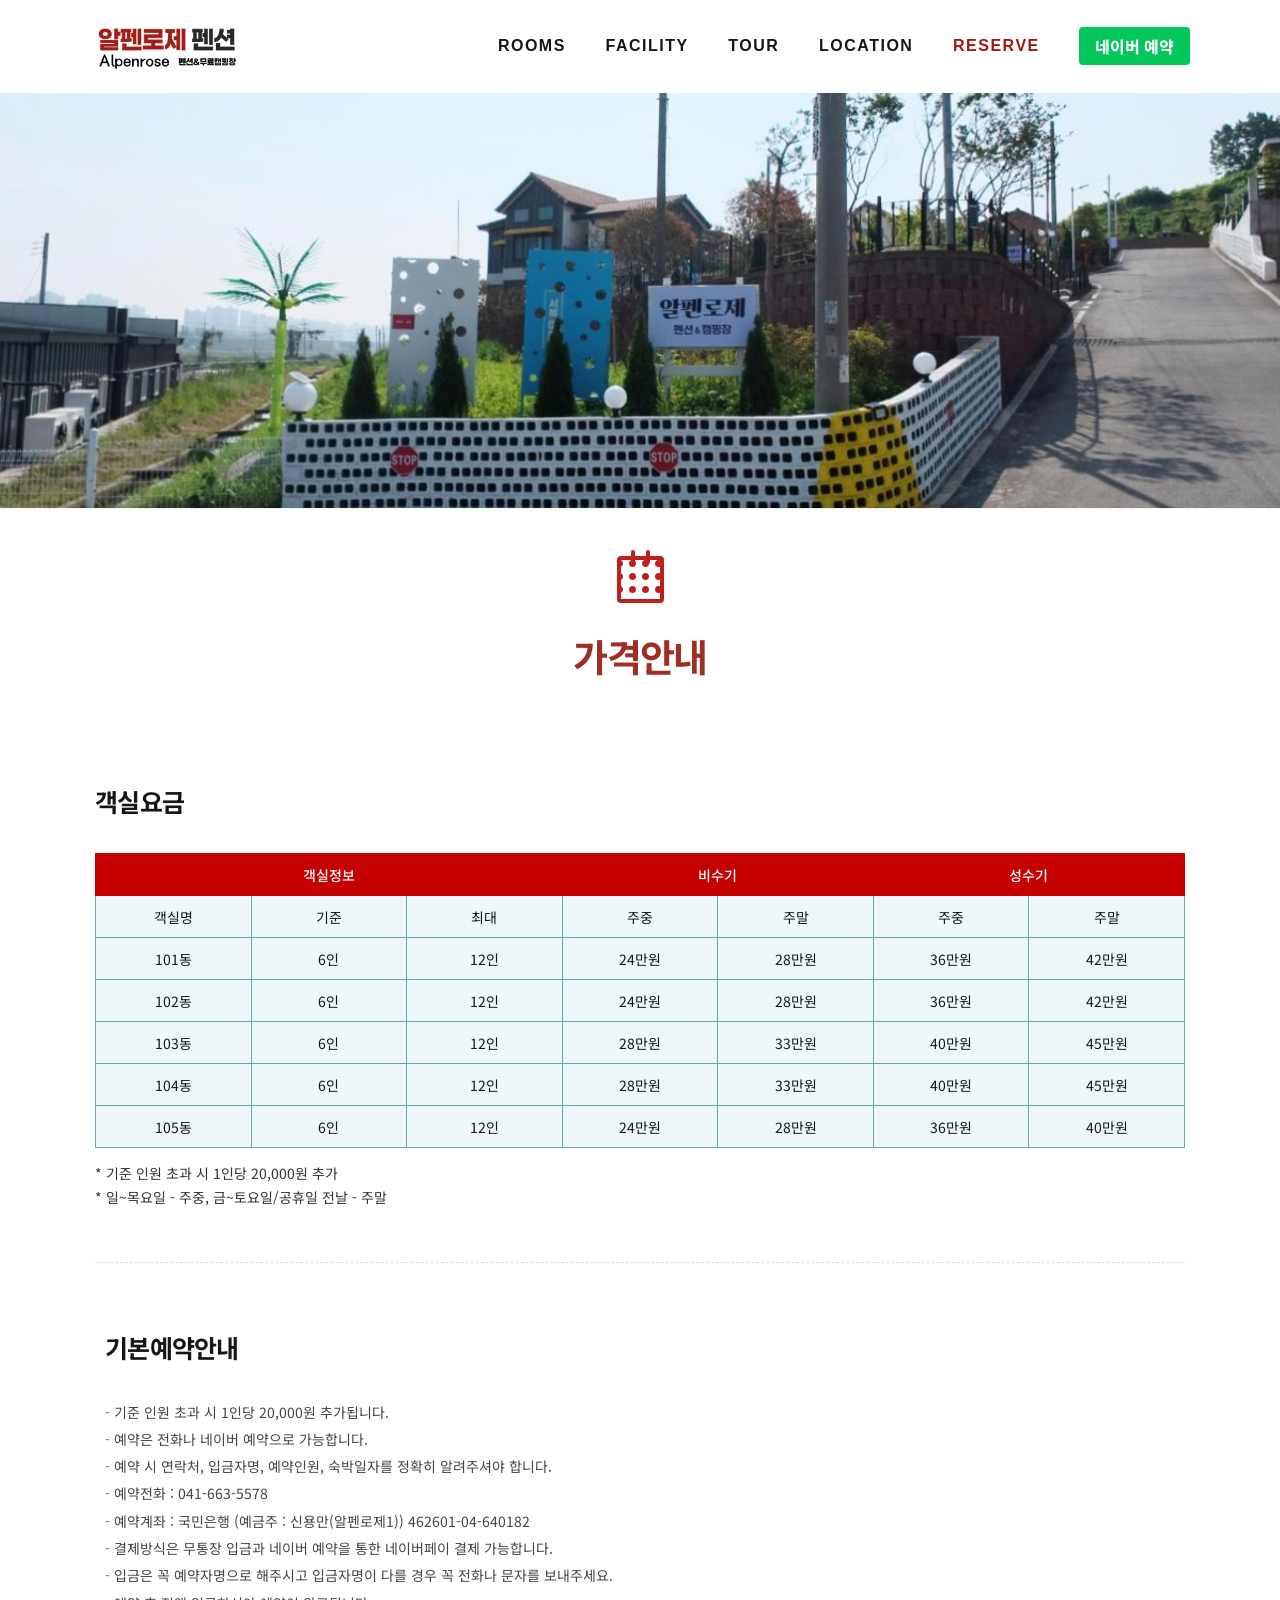
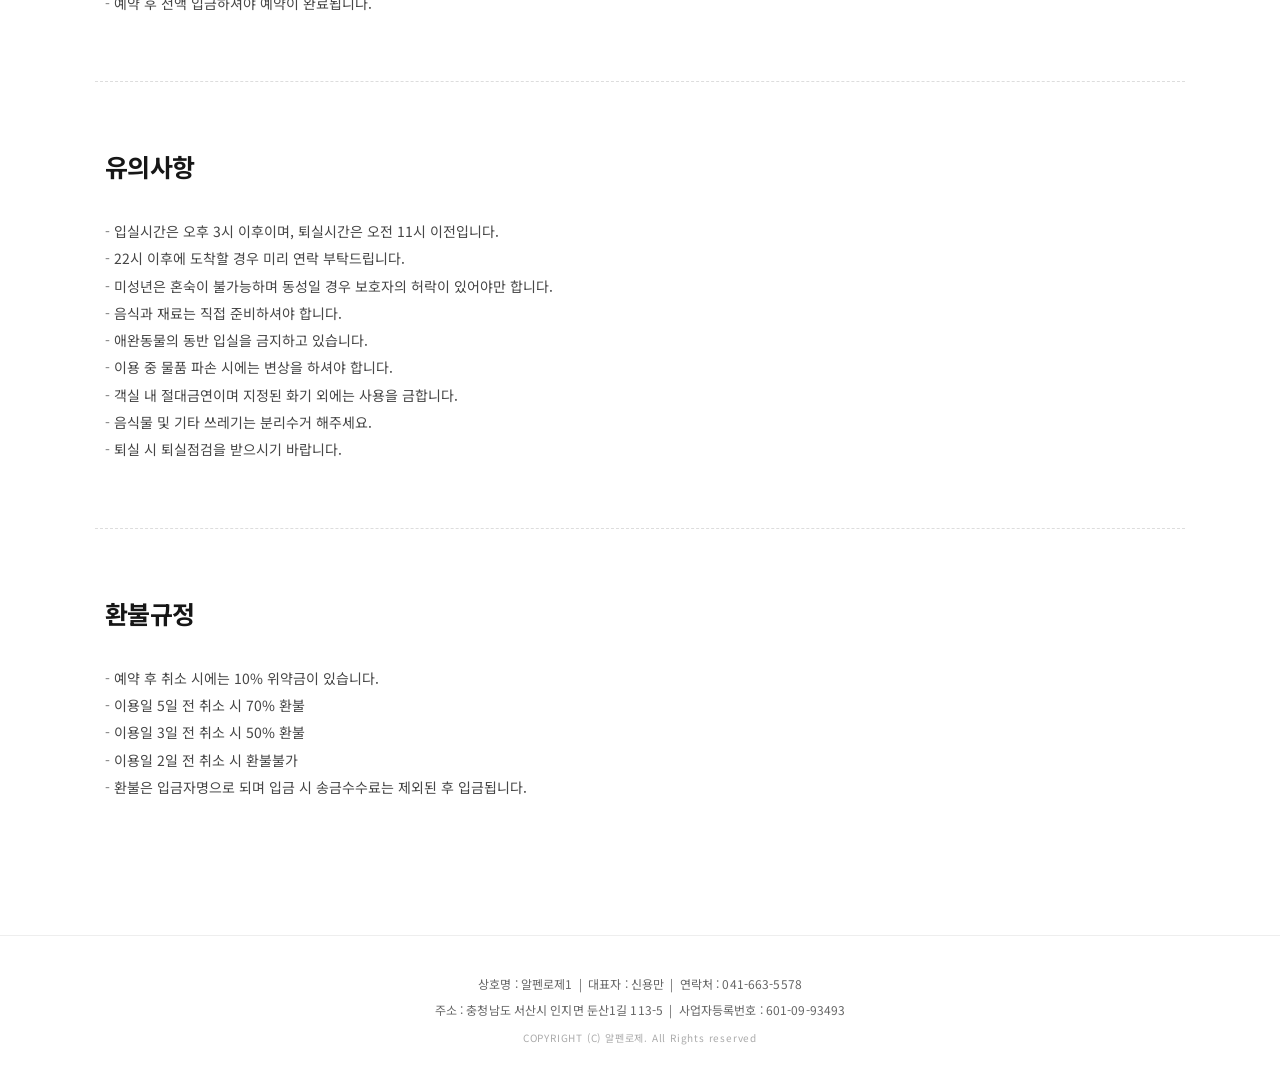
<file: reserve.html>
<!doctype html>
<html lang="ko">
<head>
  <meta charset="utf-8">
  <meta name="viewport" content="width=device-width, initial-scale=1">
  <meta name="description" content="알펜로제펜션 101동부터 105동까지 객실요금, 기준·최대 인원, 예약안내, 유의사항과 환불규정을 확인하세요.">
  <title>RESERVE | 알펜로제펜션 요금·예약안내</title>
  <link rel="preconnect" href="https://fonts.googleapis.com">
  <link rel="preconnect" href="https://fonts.gstatic.com" crossorigin>
  <link href="https://fonts.googleapis.com/css2?family=Noto+Sans+KR:wght@300;400;500;600;700&display=swap" rel="stylesheet">
  <link rel="stylesheet" href="./style.css">
<meta name="robots" content="index,follow,max-image-preview:large">
  <meta name="naver-site-verification" content="fba03f36cfd48644729ebc3f32d88f645ac27439">
<meta property="og:type" content="website">
  <meta property="og:site_name" content="알펜로제펜션">
  <meta property="og:title" content="RESERVE | 알펜로제펜션 요금·예약안내">
  <meta property="og:description" content="알펜로제펜션 101동부터 105동까지 객실요금, 기준·최대 인원, 예약안내, 유의사항과 환불규정을 확인하세요.">
<meta property="og:image" content="./assets/images/reserve-hero.jpg">
  <meta name="twitter:card" content="summary_large_image">
  <meta name="twitter:title" content="RESERVE | 알펜로제펜션 요금·예약안내">
  <meta name="twitter:description" content="알펜로제펜션 101동부터 105동까지 객실요금, 기준·최대 인원, 예약안내, 유의사항과 환불규정을 확인하세요.">
  <meta name="twitter:image" content="./assets/images/reserve-hero.jpg">

<script type="application/ld+json">
{
  "@context": "https://schema.org",
  "@type": "LodgingBusiness",
  "name": "알펜로제펜션",
  "alternateName": "Alpen Rose Pension",
  "url": "./",
  "telephone": "+82-41-663-5578",
  "image": "./assets/images/hero-01.jpg",
  "address": {
    "@type": "PostalAddress",
    "streetAddress": "인지면 둔산1길 113-5",
    "addressLocality": "서산시",
    "addressRegion": "충청남도",
    "addressCountry": "KR"
  },
  "sameAs": []
}
</script>
<script type="application/ld+json">
{
  "@context": "https://schema.org",
  "@type": "WebSite",
  "name": "알펜로제펜션",
  "alternateName": "Alpen Rose Pension",
  "url": "./"
}
</script>
<script type="application/ld+json">
{
  "@context": "https://schema.org",
  "@type": "ItemList",
  "name": "알펜로제펜션 주요 메뉴",
  "itemListElement": [
    {"@type":"SiteNavigationElement","position":1,"name":"ROOMS","url":"./#rooms"},
    {"@type":"SiteNavigationElement","position":2,"name":"TOUR","url":"./#tour"},
    {"@type":"SiteNavigationElement","position":3,"name":"RESERVE","url":"./reserve.html"},
    {"@type":"SiteNavigationElement","position":4,"name":"FACILITY","url":"./facility.html"},
    {"@type":"SiteNavigationElement","position":5,"name":"LOCATION","url":"./#location"}
  ]
}
</script>

</head>
<body class="reserve-page">
<header class="site-header" id="top">
  <a class="brand" href="./index.html"><img src="./assets/images/logo.png" alt="알펜로제 펜션"></a>
  <button class="menu-button" type="button" aria-label="메뉴 열기" aria-expanded="false"><i></i><i></i></button>
  <nav class="main-nav" aria-label="주요 메뉴">
    <a href="./rooms.html">ROOMS</a>
    <a href="./facility.html">FACILITY</a>
    <a href="./tour.html">TOUR</a>
    <a href="./location.html">LOCATION</a>
    <a class="active-menu" href="./reserve.html">RESERVE</a>
    <a class="nav-book naver-booking-link" href="https://booking.naver.com/booking/3/bizes/1427428" target="_blank" rel="noopener noreferrer">네이버 예약</a>
  </nav>
</header>

<main>
  <section class="reserve-hero" aria-label="알펜로제 펜션 입구">
    <img src="./assets/images/reserve-hero.jpg" alt="알펜로제 펜션 입구 전경">
  </section>

  <section class="price-section">
    <div class="reserve-title reveal">
      <span class="calendar-icon" aria-hidden="true"></span>
      <h1>가격안내</h1>
    </div>

    <div class="reserve-container">
      <h2>객실요금</h2>
      <div class="table-scroll reveal">
        <table class="price-table">
          <thead>
            <tr class="group-head">
              <th colspan="3">객실정보</th>
              <th colspan="2">비수기</th>
              <th colspan="2">성수기</th>
            </tr>
            <tr>
              <th>객실명</th>
              <th>기준</th>
              <th>최대</th>
              <th>주중</th>
              <th>주말</th>
              <th>주중</th>
              <th>주말</th>
            </tr>
          </thead>
          <tbody>
            <tr><td>101동</td><td>6인</td><td>12인</td><td>24만원</td><td>28만원</td><td>36만원</td><td>42만원</td></tr>
            <tr><td>102동</td><td>6인</td><td>12인</td><td>24만원</td><td>28만원</td><td>36만원</td><td>42만원</td></tr>
            <tr><td>103동</td><td>6인</td><td>12인</td><td>28만원</td><td>33만원</td><td>40만원</td><td>45만원</td></tr>
            <tr><td>104동</td><td>6인</td><td>12인</td><td>28만원</td><td>33만원</td><td>40만원</td><td>45만원</td></tr>
            <tr><td>105동</td><td>6인</td><td>12인</td><td>24만원</td><td>28만원</td><td>36만원</td><td>40만원</td></tr>
          </tbody>
        </table>
      </div>
      <div class="price-notes">
        <p>* 기준 인원 초과 시 1인당 20,000원 추가</p>
        <p>* 일~목요일 - 주중, 금~토요일/공휴일 전날 - 주말</p>
      </div>
    </div>
  </section>

  <section class="policy-section">
    <div class="reserve-container policy-wrap">
      <article class="policy-block reveal">
        <h2>기본예약안내</h2>
        <ul>
          <li>기준 인원 초과 시 1인당 20,000원 추가됩니다.</li>
          <li>예약은 전화나 네이버 예약으로 가능합니다.</li>
          <li>예약 시 연락처, 입금자명, 예약인원, 숙박일자를 정확히 알려주셔야 합니다.</li>
          <li>예약전화 : <a href="tel:041-663-5578">041-663-5578</a></li>
          <li>예약계좌 : 국민은행 (예금주 : 신용만(알펜로제1)) 462601-04-640182</li>
          <li>결제방식은 무통장 입금과 네이버 예약을 통한 네이버페이 결제 가능합니다.</li>
          <li>입금은 꼭 예약자명으로 해주시고 입금자명이 다를 경우 꼭 전화나 문자를 보내주세요.</li>
          <li>예약 후 전액 입금하셔야 예약이 완료됩니다.</li>
        </ul>
      </article>

      <article class="policy-block reveal">
        <h2>유의사항</h2>
        <ul>
          <li>입실시간은 오후 3시 이후이며, 퇴실시간은 오전 11시 이전입니다.</li>
          <li>22시 이후에 도착할 경우 미리 연락 부탁드립니다.</li>
          <li>미성년은 혼숙이 불가능하며 동성일 경우 보호자의 허락이 있어야만 합니다.</li>
          <li>음식과 재료는 직접 준비하셔야 합니다.</li>
          <li>애완동물의 동반 입실을 금지하고 있습니다.</li>
          <li>이용 중 물품 파손 시에는 변상을 하셔야 합니다.</li>
          <li>객실 내 절대금연이며 지정된 화기 외에는 사용을 금합니다.</li>
          <li>음식물 및 기타 쓰레기는 분리수거 해주세요.</li>
          <li>퇴실 시 퇴실점검을 받으시기 바랍니다.</li>
        </ul>
      </article>

      <article class="policy-block reveal">
        <h2>환불규정</h2>
        <ul>
          <li>예약 후 취소 시에는 10% 위약금이 있습니다.</li>
          <li>이용일 5일 전 취소 시 70% 환불</li>
          <li>이용일 3일 전 취소 시 50% 환불</li>
          <li>이용일 2일 전 취소 시 환불불가</li>
          <li>환불은 입금자명으로 되며 입금 시 송금수수료는 제외된 후 입금됩니다.</li>
        </ul>
      </article>
    </div>
  </section>
</main>

<footer class="common-footer">
  <div class="common-footer-inner">
    <p>상호명 : 알펜로제1&nbsp;&nbsp;|&nbsp;&nbsp;대표자 : 신용만&nbsp;&nbsp;|&nbsp;&nbsp;연락처 : <a href="tel:041-663-5578">041-663-5578</a></p>
    <p>주소 : 충청남도 서산시 인지면 둔산1길 113-5&nbsp;&nbsp;|&nbsp;&nbsp;사업자등록번호 : 601-09-93493</p>
    <small>COPYRIGHT (C) 알펜로제. All Rights reserved</small>
  </div>
</footer>
<script src="./script.js" defer></script>
</body>
</html>
</file>
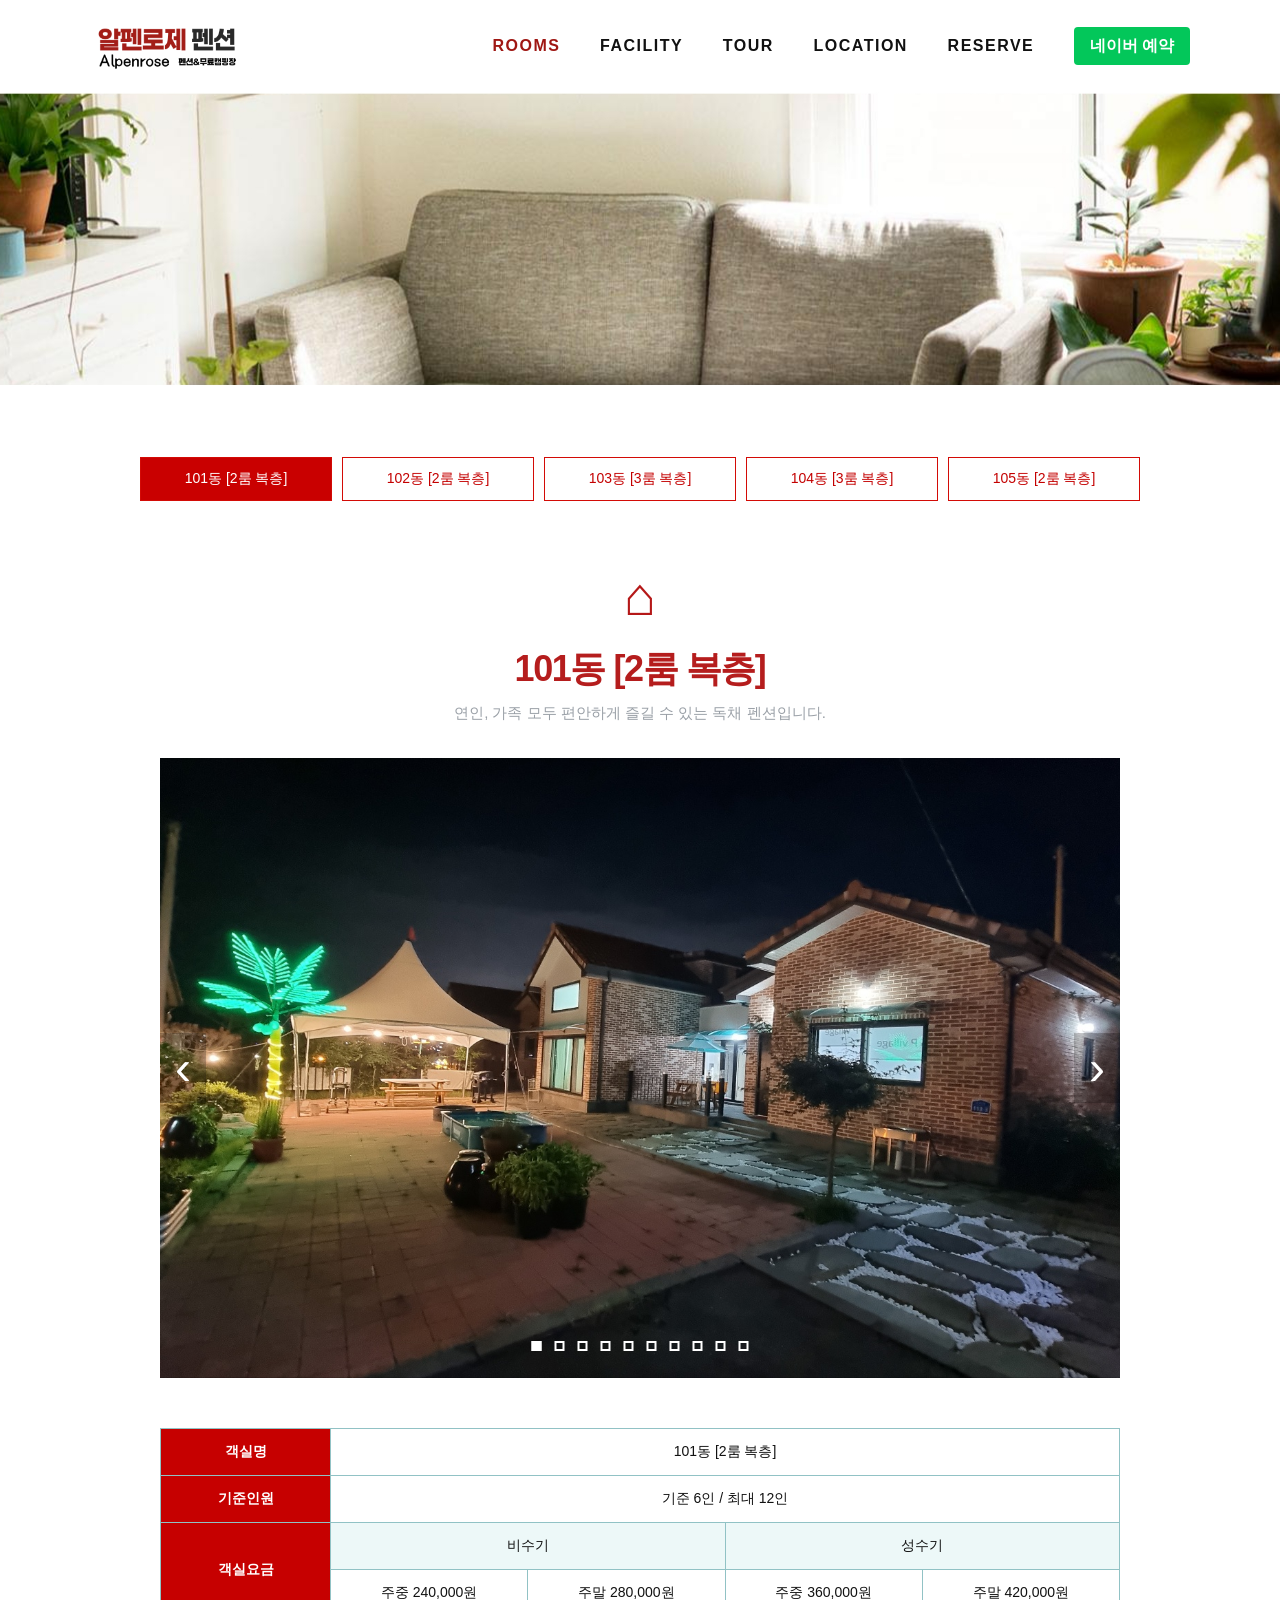
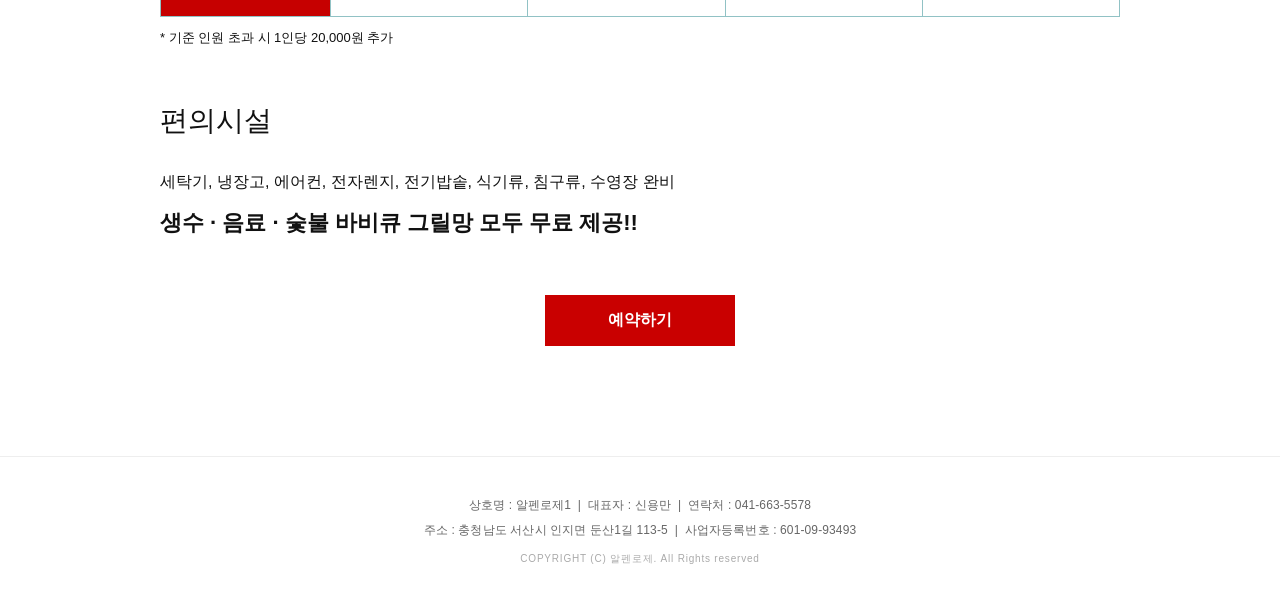
<file: rooms.html>
<!DOCTYPE html>
<html lang="ko">
<head>
  <meta charset="UTF-8">
  <meta name="viewport" content="width=device-width, initial-scale=1.0">
  <title>ROOMS | 알펜로제펜션 객실안내</title>
  <meta name="description" content="알펜로제펜션 101동부터 105동까지 객실 사진, 인원, 요금과 편의시설을 안내합니다.">
  <meta name="robots" content="index,follow,max-image-preview:large">
  <link rel="stylesheet" href="./style.css">
</head>
<body class="rooms-page">
  <header class="site-header" id="top">
  <a class="brand" href="./index.html"><img src="./assets/images/logo.png" alt="알펜로제 펜션"></a>
  <button class="menu-button" type="button" aria-label="메뉴 열기" aria-expanded="false"><i></i><i></i></button>
  <nav class="main-nav" aria-label="주요 메뉴">
    <a class="active-menu" href="./rooms.html">ROOMS</a>
    <a href="./facility.html">FACILITY</a>
    <a href="./tour.html">TOUR</a>
    <a href="./location.html">LOCATION</a>
    <a href="./reserve.html">RESERVE</a>
    <a class="nav-book naver-booking-link" href="https://booking.naver.com/booking/3/bizes/1427428" target="_blank" rel="noopener noreferrer">네이버 예약</a>
  </nav>
</header>

  <main>
    <section class="rooms-hero">
      <img src="./assets/images/rooms-hero.jpg" alt="알펜로제펜션 객실 분위기">
    </section>

    <nav class="room-tabs-wrap" aria-label="객실 선택">
      <div class="room-tabs">
        <button class="room-tab is-active" type="button" data-room="101">101동 [2룸 복층]</button>
<button class="room-tab" type="button" data-room="102">102동 [2룸 복층]</button>
<button class="room-tab" type="button" data-room="103">103동 [3룸 복층]</button>
<button class="room-tab" type="button" data-room="104">104동 [3룸 복층]</button>
<button class="room-tab" type="button" data-room="105">105동 [2룸 복층]</button>
      </div>
    </nav>

    <section class="room-detail">
      <div class="room-heading">
        <div class="room-home-icon" aria-hidden="true">⌂</div>
        <h1 id="roomTitle">101동 [2룸 복층]</h1>
        <p id="roomSubtitle">연인, 가족 모두 편안하게 즐길 수 있는 독채 펜션입니다.</p>
      </div>

      <div class="room-gallery">
        
      <div class="room-slider-group is-active" data-room="101">
        <div class="room-slides"><div class="room-slide is-active"><img src="./assets/images/101-1.jpg" alt="101동 [2룸 복층] 객실 사진 1"></div>
<div class="room-slide"><img src="./assets/images/101-2.jpg" alt="101동 [2룸 복층] 객실 사진 2"></div>
<div class="room-slide"><img src="./assets/images/101-3.jpg" alt="101동 [2룸 복층] 객실 사진 3"></div>
<div class="room-slide"><img src="./assets/images/101-4.jpg" alt="101동 [2룸 복층] 객실 사진 4"></div>
<div class="room-slide"><img src="./assets/images/101-5.jpg" alt="101동 [2룸 복층] 객실 사진 5"></div>
<div class="room-slide"><img src="./assets/images/101-6.jpg" alt="101동 [2룸 복층] 객실 사진 6"></div>
<div class="room-slide"><img src="./assets/images/101-7.jpg" alt="101동 [2룸 복층] 객실 사진 7"></div>
<div class="room-slide"><img src="./assets/images/101-8.jpg" alt="101동 [2룸 복층] 객실 사진 8"></div>
<div class="room-slide"><img src="./assets/images/101-9.jpg" alt="101동 [2룸 복층] 객실 사진 9"></div>
<div class="room-slide"><img src="./assets/images/101-10.jpg" alt="101동 [2룸 복층] 객실 사진 10"></div></div>
        <button class="room-arrow room-prev" type="button" aria-label="이전 사진">‹</button>
        <button class="room-arrow room-next" type="button" aria-label="다음 사진">›</button>
        <div class="room-dots"><button class="room-dot is-active" type="button" aria-label="1번째 사진"></button>
<button class="room-dot" type="button" aria-label="2번째 사진"></button>
<button class="room-dot" type="button" aria-label="3번째 사진"></button>
<button class="room-dot" type="button" aria-label="4번째 사진"></button>
<button class="room-dot" type="button" aria-label="5번째 사진"></button>
<button class="room-dot" type="button" aria-label="6번째 사진"></button>
<button class="room-dot" type="button" aria-label="7번째 사진"></button>
<button class="room-dot" type="button" aria-label="8번째 사진"></button>
<button class="room-dot" type="button" aria-label="9번째 사진"></button>
<button class="room-dot" type="button" aria-label="10번째 사진"></button></div>
      </div>
    

      <div class="room-slider-group" data-room="102">
        <div class="room-slides"><div class="room-slide is-active"><img src="./assets/images/102-1.jpg" alt="102동 [2룸 복층] 객실 사진 1"></div>
<div class="room-slide"><img src="./assets/images/102-2.jpg" alt="102동 [2룸 복층] 객실 사진 2"></div>
<div class="room-slide"><img src="./assets/images/102-3.jpg" alt="102동 [2룸 복층] 객실 사진 3"></div>
<div class="room-slide"><img src="./assets/images/102-4.jpg" alt="102동 [2룸 복층] 객실 사진 4"></div>
<div class="room-slide"><img src="./assets/images/102-5.jpg" alt="102동 [2룸 복층] 객실 사진 5"></div>
<div class="room-slide"><img src="./assets/images/102-6.jpg" alt="102동 [2룸 복층] 객실 사진 6"></div>
<div class="room-slide"><img src="./assets/images/102-7.jpg" alt="102동 [2룸 복층] 객실 사진 7"></div>
<div class="room-slide"><img src="./assets/images/102-8.jpg" alt="102동 [2룸 복층] 객실 사진 8"></div>
<div class="room-slide"><img src="./assets/images/102-9.jpg" alt="102동 [2룸 복층] 객실 사진 9"></div>
<div class="room-slide"><img src="./assets/images/102-10.jpg" alt="102동 [2룸 복층] 객실 사진 10"></div></div>
        <button class="room-arrow room-prev" type="button" aria-label="이전 사진">‹</button>
        <button class="room-arrow room-next" type="button" aria-label="다음 사진">›</button>
        <div class="room-dots"><button class="room-dot is-active" type="button" aria-label="1번째 사진"></button>
<button class="room-dot" type="button" aria-label="2번째 사진"></button>
<button class="room-dot" type="button" aria-label="3번째 사진"></button>
<button class="room-dot" type="button" aria-label="4번째 사진"></button>
<button class="room-dot" type="button" aria-label="5번째 사진"></button>
<button class="room-dot" type="button" aria-label="6번째 사진"></button>
<button class="room-dot" type="button" aria-label="7번째 사진"></button>
<button class="room-dot" type="button" aria-label="8번째 사진"></button>
<button class="room-dot" type="button" aria-label="9번째 사진"></button>
<button class="room-dot" type="button" aria-label="10번째 사진"></button></div>
      </div>
    

      <div class="room-slider-group" data-room="103">
        <div class="room-slides"><div class="room-slide is-active"><img src="./assets/images/103-1.jpg" alt="103동 [3룸 복층] 객실 사진 1"></div>
<div class="room-slide"><img src="./assets/images/103-2.jpg" alt="103동 [3룸 복층] 객실 사진 2"></div>
<div class="room-slide"><img src="./assets/images/103-3.jpg" alt="103동 [3룸 복층] 객실 사진 3"></div>
<div class="room-slide"><img src="./assets/images/103-4.jpg" alt="103동 [3룸 복층] 객실 사진 4"></div>
<div class="room-slide"><img src="./assets/images/103-5.jpg" alt="103동 [3룸 복층] 객실 사진 5"></div>
<div class="room-slide"><img src="./assets/images/103-6.jpg" alt="103동 [3룸 복층] 객실 사진 6"></div>
<div class="room-slide"><img src="./assets/images/103-7.jpg" alt="103동 [3룸 복층] 객실 사진 7"></div>
<div class="room-slide"><img src="./assets/images/103-8.jpg" alt="103동 [3룸 복층] 객실 사진 8"></div>
<div class="room-slide"><img src="./assets/images/103-9.jpg" alt="103동 [3룸 복층] 객실 사진 9"></div>
<div class="room-slide"><img src="./assets/images/103-10.jpg" alt="103동 [3룸 복층] 객실 사진 10"></div></div>
        <button class="room-arrow room-prev" type="button" aria-label="이전 사진">‹</button>
        <button class="room-arrow room-next" type="button" aria-label="다음 사진">›</button>
        <div class="room-dots"><button class="room-dot is-active" type="button" aria-label="1번째 사진"></button>
<button class="room-dot" type="button" aria-label="2번째 사진"></button>
<button class="room-dot" type="button" aria-label="3번째 사진"></button>
<button class="room-dot" type="button" aria-label="4번째 사진"></button>
<button class="room-dot" type="button" aria-label="5번째 사진"></button>
<button class="room-dot" type="button" aria-label="6번째 사진"></button>
<button class="room-dot" type="button" aria-label="7번째 사진"></button>
<button class="room-dot" type="button" aria-label="8번째 사진"></button>
<button class="room-dot" type="button" aria-label="9번째 사진"></button>
<button class="room-dot" type="button" aria-label="10번째 사진"></button></div>
      </div>
    

      <div class="room-slider-group" data-room="104">
        <div class="room-slides"><div class="room-slide is-active"><img src="./assets/images/104-1.jpg" alt="104동 [3룸 복층] 객실 사진 1"></div>
<div class="room-slide"><img src="./assets/images/104-2.jpg" alt="104동 [3룸 복층] 객실 사진 2"></div>
<div class="room-slide"><img src="./assets/images/104-3.jpg" alt="104동 [3룸 복층] 객실 사진 3"></div>
<div class="room-slide"><img src="./assets/images/104-4.jpg" alt="104동 [3룸 복층] 객실 사진 4"></div>
<div class="room-slide"><img src="./assets/images/104-5.jpg" alt="104동 [3룸 복층] 객실 사진 5"></div>
<div class="room-slide"><img src="./assets/images/104-6.jpg" alt="104동 [3룸 복층] 객실 사진 6"></div>
<div class="room-slide"><img src="./assets/images/104-7.jpg" alt="104동 [3룸 복층] 객실 사진 7"></div>
<div class="room-slide"><img src="./assets/images/104-8.jpg" alt="104동 [3룸 복층] 객실 사진 8"></div>
<div class="room-slide"><img src="./assets/images/104-9.jpg" alt="104동 [3룸 복층] 객실 사진 9"></div>
<div class="room-slide"><img src="./assets/images/104-10.jpg" alt="104동 [3룸 복층] 객실 사진 10"></div></div>
        <button class="room-arrow room-prev" type="button" aria-label="이전 사진">‹</button>
        <button class="room-arrow room-next" type="button" aria-label="다음 사진">›</button>
        <div class="room-dots"><button class="room-dot is-active" type="button" aria-label="1번째 사진"></button>
<button class="room-dot" type="button" aria-label="2번째 사진"></button>
<button class="room-dot" type="button" aria-label="3번째 사진"></button>
<button class="room-dot" type="button" aria-label="4번째 사진"></button>
<button class="room-dot" type="button" aria-label="5번째 사진"></button>
<button class="room-dot" type="button" aria-label="6번째 사진"></button>
<button class="room-dot" type="button" aria-label="7번째 사진"></button>
<button class="room-dot" type="button" aria-label="8번째 사진"></button>
<button class="room-dot" type="button" aria-label="9번째 사진"></button>
<button class="room-dot" type="button" aria-label="10번째 사진"></button></div>
      </div>
    

      <div class="room-slider-group" data-room="105">
        <div class="room-slides"><div class="room-slide is-active"><img src="./assets/images/105-1.jpg" alt="105동 [2룸 복층] 객실 사진 1"></div>
<div class="room-slide"><img src="./assets/images/105-2.jpg" alt="105동 [2룸 복층] 객실 사진 2"></div>
<div class="room-slide"><img src="./assets/images/105-3.jpg" alt="105동 [2룸 복층] 객실 사진 3"></div>
<div class="room-slide"><img src="./assets/images/105-4.jpg" alt="105동 [2룸 복층] 객실 사진 4"></div>
<div class="room-slide"><img src="./assets/images/105-5.jpg" alt="105동 [2룸 복층] 객실 사진 5"></div>
<div class="room-slide"><img src="./assets/images/105-6.jpg" alt="105동 [2룸 복층] 객실 사진 6"></div>
<div class="room-slide"><img src="./assets/images/105-7.jpg" alt="105동 [2룸 복층] 객실 사진 7"></div></div>
        <button class="room-arrow room-prev" type="button" aria-label="이전 사진">‹</button>
        <button class="room-arrow room-next" type="button" aria-label="다음 사진">›</button>
        <div class="room-dots"><button class="room-dot is-active" type="button" aria-label="1번째 사진"></button>
<button class="room-dot" type="button" aria-label="2번째 사진"></button>
<button class="room-dot" type="button" aria-label="3번째 사진"></button>
<button class="room-dot" type="button" aria-label="4번째 사진"></button>
<button class="room-dot" type="button" aria-label="5번째 사진"></button>
<button class="room-dot" type="button" aria-label="6번째 사진"></button>
<button class="room-dot" type="button" aria-label="7번째 사진"></button></div>
      </div>
    
      </div>

      <div class="room-info-wrap">
        <table class="room-info-table">
          <tbody>
            <tr>
              <th>객실명</th>
              <td id="roomType" colspan="4">101동 [2룸 복층]</td>
            </tr>
            <tr>
              <th>기준인원</th>
              <td id="roomPeople" colspan="4">기준 6인 / 최대 12인</td>
            </tr>
            <tr>
              <th rowspan="2">객실요금</th>
              <td colspan="2">비수기</td>
              <td colspan="2">성수기</td>
            </tr>
            <tr>
              <td id="lowWeekday">주중 240,000원</td>
              <td id="lowWeekend">주말 280,000원</td>
              <td id="highWeekday">주중 360,000원</td>
              <td id="highWeekend">주말 420,000원</td>
            </tr>
          </tbody>
        </table>
        <p class="room-extra">* 기준 인원 초과 시 1인당 20,000원 추가</p>

        <div class="room-amenities">
          <h2>편의시설</h2>
          <p>세탁기, 냉장고, 에어컨, 전자렌지, 전기밥솥, 식기류, 침구류, 수영장 완비</p>
          <strong>생수 · 음료 · 숯불 바비큐 그릴망 모두 무료 제공!!</strong>
        </div>

        <a  class="room-reserve-btn" href="https://booking.naver.com/booking/3/bizes/1427428" target="_blank" rel="noopener noreferrer" target="_blank" rel="noopener noreferrer">예약하기</a>
      </div>
    </section>
  </main>

  <footer class="common-footer">
  <div class="common-footer-inner">
    <p>상호명 : 알펜로제1&nbsp;&nbsp;|&nbsp;&nbsp;대표자 : 신용만&nbsp;&nbsp;|&nbsp;&nbsp;연락처 : <a href="tel:041-663-5578">041-663-5578</a></p>
    <p>주소 : 충청남도 서산시 인지면 둔산1길 113-5&nbsp;&nbsp;|&nbsp;&nbsp;사업자등록번호 : 601-09-93493</p>
    <small>COPYRIGHT (C) 알펜로제. All Rights reserved</small>
  </div>
</footer>

  <script>window.ROOM_DATA = {"101": {"label": "101동 [2룸 복층]", "title": "101동 [2룸 복층]", "subtitle": "연인, 가족 모두 편안하게 즐길 수 있는 독채 펜션입니다.", "type": "2룸 복층", "base": "6인", "max": "12인", "low_weekday": "240,000원", "low_weekend": "280,000원", "high_weekday": "360,000원", "high_weekend": "420,000원", "images": ["assets/images/hero-02.jpg", "assets/images/bedding.jpg", "assets/images/terrace.jpg", "assets/images/reserve-07.jpg", "assets/images/hero-01.jpg", "assets/images/hero-05.jpg", "assets/images/story-08.jpg", "assets/images/story-04.jpg", "assets/images/hero-04.jpg", "assets/images/hero-06.jpg"]}, "102": {"label": "102동 [2룸 복층]", "title": "102동 [2룸 복층]", "subtitle": "가족과 함께 여유로운 시간을 보내기 좋은 독채 객실입니다.", "type": "2룸 복층", "base": "6인", "max": "12인", "low_weekday": "240,000원", "low_weekend": "280,000원", "high_weekday": "360,000원", "high_weekend": "420,000원", "images": ["assets/images/hero-08.jpg", "assets/images/story-09.jpg", "assets/images/reserve-09.jpg", "assets/images/story-03.jpg", "assets/images/story-06.jpg", "assets/images/reserve-08.jpg", "assets/images/story-07.jpg", "assets/images/reserve-05.jpg", "assets/images/reserve-02.jpg", "assets/images/reserve-03.jpg"]}, "103": {"label": "103동 [3룸 복층]", "title": "103동 [3룸 복층]", "subtitle": "넓은 공간에서 가족과 단체가 편안하게 머물 수 있는 객실입니다.", "type": "3룸 복층", "base": "6인", "max": "12인", "low_weekday": "280,000원", "low_weekend": "330,000원", "high_weekday": "400,000원", "high_weekend": "450,000원", "images": ["assets/images/reserve-10.jpg", "assets/images/story-02.jpg", "assets/images/reserve-hero.jpg", "assets/images/hero-03.jpg", "assets/images/hero-07.jpg", "assets/images/reserve-04.jpg", "assets/images/hero-09.jpg", "assets/images/reserve-01.jpg", "assets/images/story-01.jpg", "assets/images/story-05.jpg"]}, "104": {"label": "104동 [3룸 복층]", "title": "104동 [3룸 복층]", "subtitle": "넉넉한 객실 구성과 편안한 휴식을 제공하는 독채 객실입니다.", "type": "3룸 복층", "base": "6인", "max": "12인", "low_weekday": "280,000원", "low_weekend": "330,000원", "high_weekday": "400,000원", "high_weekend": "450,000원", "images": ["assets/images/reserve-06.jpg", "assets/images/hero-02.jpg", "assets/images/bedding.jpg", "assets/images/terrace.jpg", "assets/images/reserve-07.jpg", "assets/images/hero-01.jpg", "assets/images/hero-05.jpg", "assets/images/story-08.jpg", "assets/images/story-04.jpg", "assets/images/hero-04.jpg"]}, "105": {"label": "105동 [2룸 복층]", "title": "105동 [2룸 복층]", "subtitle": "아늑한 복층 공간과 독립적인 휴식을 즐길 수 있는 객실입니다.", "type": "2룸 복층", "base": "6인", "max": "12인", "low_weekday": "240,000원", "low_weekend": "280,000원", "high_weekday": "360,000원", "high_weekend": "400,000원", "images": ["assets/images/hero-06.jpg", "assets/images/hero-08.jpg", "assets/images/story-09.jpg", "assets/images/reserve-09.jpg", "assets/images/story-03.jpg", "assets/images/story-06.jpg", "assets/images/reserve-08.jpg", "assets/images/story-07.jpg", "assets/images/reserve-05.jpg", "assets/images/reserve-02.jpg"]}};</script>
  <script src="./script.js" defer></script>
</body>
</html>
</file>
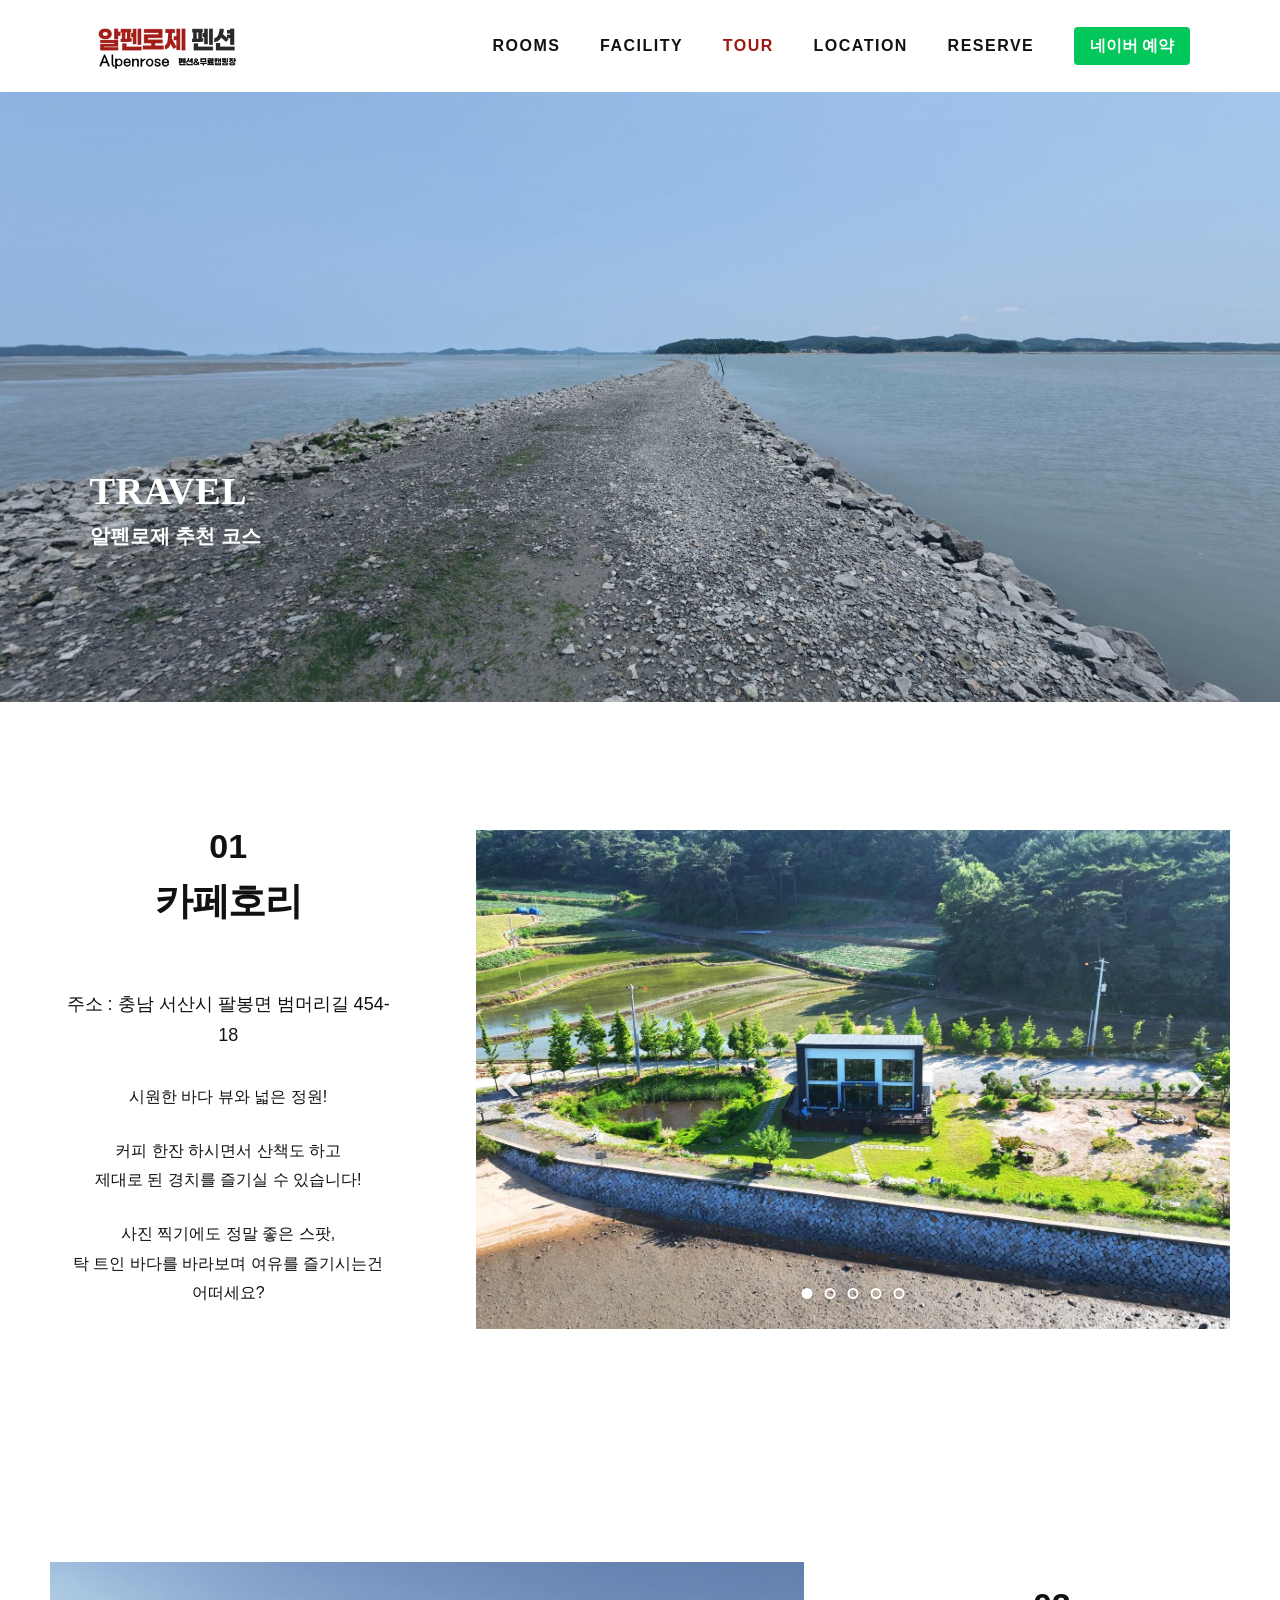
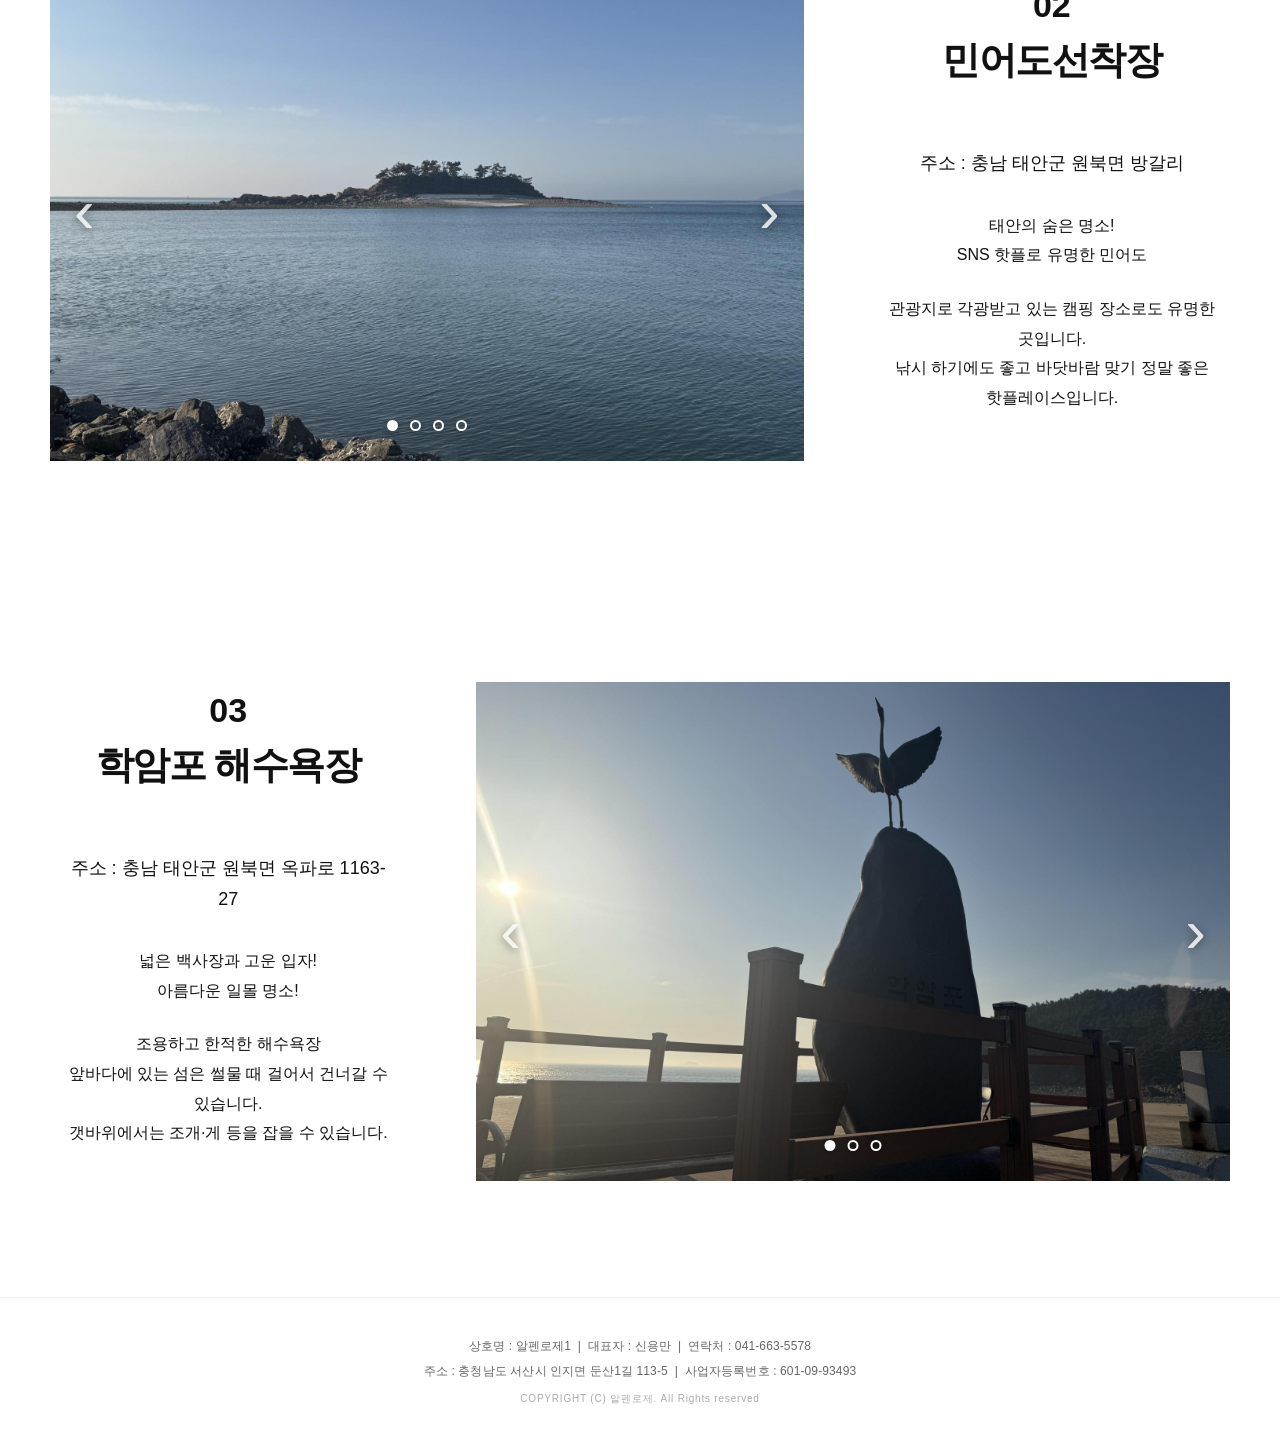
<file: tour.html>
<!DOCTYPE html>
<html lang="ko">
<head>
  <meta charset="UTF-8">
  <meta name="viewport" content="width=device-width, initial-scale=1.0">
  <title>TOUR | 알펜로제펜션 주변관광</title>
  <meta name="description" content="알펜로제펜션 주변의 카페호리, 민어도선착장, 학암포해수욕장을 소개합니다.">
  <meta name="robots" content="index,follow,max-image-preview:large">
  <link rel="stylesheet" href="./style.css">
</head>
<body class="tour-page">
  <header class="site-header" id="top">
  <a class="brand" href="./index.html"><img src="./assets/images/logo.png" alt="알펜로제 펜션"></a>
  <button class="menu-button" type="button" aria-label="메뉴 열기" aria-expanded="false"><i></i><i></i></button>
  <nav class="main-nav" aria-label="주요 메뉴">
    <a href="./rooms.html">ROOMS</a>
    <a href="./facility.html">FACILITY</a>
    <a class="active-menu" href="./tour.html">TOUR</a>
    <a href="./location.html">LOCATION</a>
    <a href="./reserve.html">RESERVE</a>
    <a class="nav-book naver-booking-link" href="https://booking.naver.com/booking/3/bizes/1427428" target="_blank" rel="noopener noreferrer">네이버 예약</a>
  </nav>
</header>

  <main>
    <section class="tour-hero">
      <img src="./assets/images/tour.jpg" alt="알펜로제펜션 주변 여행지 풍경">
      <div class="tour-hero-overlay"></div>
      <div class="tour-hero-copy">
        <h1>TRAVEL</h1>
        <p>알펜로제 추천 코스</p>
      </div>
    </section>

    <section class="tour-place">
      <div class="tour-place-inner">
        <div class="tour-info">
          <span class="tour-number">01</span>
          <h2>카페호리</h2>
          <p class="tour-address">주소 : 충남 서산시 팔봉면 범머리길 454-18</p>
          <div class="tour-desc">
            <p>시원한 바다 뷰와 넓은 정원!</p>
            <p>커피 한잔 하시면서 산책도 하고<br>제대로 된 경치를 즐기실 수 있습니다!</p>
            <p>사진 찍기에도 정말 좋은 스팟,<br>탁 트인 바다를 바라보며 여유를 즐기시는건 어떠세요?</p>
          </div>
        </div>

        <div class="tour-slider" data-autoplay="5200">
          <div class="tour-slides">
            <div class="tour-slide is-active"><img src="./assets/images/hori-01.jpg" alt=""></div>
<div class="tour-slide"><img src="./assets/images/hori-02.jpg" alt=""></div>
<div class="tour-slide"><img src="./assets/images/hori-03.jpg" alt=""></div>
<div class="tour-slide"><img src="./assets/images/hori-04.jpg" alt=""></div>
<div class="tour-slide"><img src="./assets/images/hori-05.jpg" alt=""></div>
          </div>
          <button class="tour-arrow tour-prev" type="button" aria-label="이전 이미지">‹</button>
          <button class="tour-arrow tour-next" type="button" aria-label="다음 이미지">›</button>
          <div class="tour-dots"><button class="tour-dot is-active" type="button" aria-label="1번째 이미지"></button>
<button class="tour-dot" type="button" aria-label="2번째 이미지"></button>
<button class="tour-dot" type="button" aria-label="3번째 이미지"></button>
<button class="tour-dot" type="button" aria-label="4번째 이미지"></button>
<button class="tour-dot" type="button" aria-label="5번째 이미지"></button></div>
        </div>
      </div>
    </section>

    <section class="tour-place tour-place-reverse">
      <div class="tour-place-inner">
        <div class="tour-info">
          <span class="tour-number">02</span>
          <h2>민어도선착장</h2>
          <p class="tour-address">주소 : 충남 태안군 원북면 방갈리</p>
          <div class="tour-desc">
            <p>태안의 숨은 명소!<br>SNS 핫플로 유명한 민어도</p>
            <p>관광지로 각광받고 있는 캠핑 장소로도 유명한 곳입니다.<br>낚시 하기에도 좋고 바닷바람 맞기 정말 좋은<br>핫플레이스입니다.</p>
          </div>
        </div>

        <div class="tour-slider" data-autoplay="5400">
          <div class="tour-slides">
            <div class="tour-slide is-active"><img src="./assets/images/ma-01.jpg" alt=""></div>
<div class="tour-slide"><img src="./assets/images/ma-02.jpg" alt=""></div>
<div class="tour-slide"><img src="./assets/images/ma-03.jpg" alt=""></div>
<div class="tour-slide"><img src="./assets/images/ma-04.jpg" alt=""></div>
          </div>
          <button class="tour-arrow tour-prev" type="button" aria-label="이전 이미지">‹</button>
          <button class="tour-arrow tour-next" type="button" aria-label="다음 이미지">›</button>
          <div class="tour-dots"><button class="tour-dot is-active" type="button" aria-label="1번째 이미지"></button>
<button class="tour-dot" type="button" aria-label="2번째 이미지"></button>
<button class="tour-dot" type="button" aria-label="3번째 이미지"></button>
<button class="tour-dot" type="button" aria-label="4번째 이미지"></button></div>
        </div>
      </div>
    </section>

    <section class="tour-place">
      <div class="tour-place-inner">
        <div class="tour-info">
          <span class="tour-number">03</span>
          <h2>학암포 해수욕장</h2>
          <p class="tour-address">주소 : 충남 태안군 원북면 옥파로 1163-27</p>
          <div class="tour-desc">
            <p>넓은 백사장과 고운 입자!<br>아름다운 일몰 명소!</p>
            <p>조용하고 한적한 해수욕장<br>앞바다에 있는 섬은 썰물 때 걸어서 건너갈 수 있습니다.<br>갯바위에서는 조개·게 등을 잡을 수 있습니다.</p>
          </div>
        </div>

        <div class="tour-slider" data-autoplay="5600">
          <div class="tour-slides">
            <div class="tour-slide is-active"><img src="./assets/images/ha-01.jpg" alt=""></div>
<div class="tour-slide"><img src="./assets/images/ha-02.jpg" alt=""></div>
<div class="tour-slide"><img src="./assets/images/ha-03.jpg" alt=""></div>
          </div>
          <button class="tour-arrow tour-prev" type="button" aria-label="이전 이미지">‹</button>
          <button class="tour-arrow tour-next" type="button" aria-label="다음 이미지">›</button>
          <div class="tour-dots"><button class="tour-dot is-active" type="button" aria-label="1번째 이미지"></button>
<button class="tour-dot" type="button" aria-label="2번째 이미지"></button>
<button class="tour-dot" type="button" aria-label="3번째 이미지"></button></div>
        </div>
      </div>
    </section>
  </main>

  <footer class="common-footer">
  <div class="common-footer-inner">
    <p>상호명 : 알펜로제1&nbsp;&nbsp;|&nbsp;&nbsp;대표자 : 신용만&nbsp;&nbsp;|&nbsp;&nbsp;연락처 : <a href="tel:041-663-5578">041-663-5578</a></p>
    <p>주소 : 충청남도 서산시 인지면 둔산1길 113-5&nbsp;&nbsp;|&nbsp;&nbsp;사업자등록번호 : 601-09-93493</p>
    <small>COPYRIGHT (C) 알펜로제. All Rights reserved</small>
  </div>
</footer>

  <script src="./script.js" defer></script>
</body>
</html>
</file>
<file: style.css>
/* ===== COMMON / INDEX ===== */
:root{--red:#a82319;--ink:#191918;--muted:#6d6b66;--paper:#f7f6f3;--line:#dedbd4;--header:102px}*{box-sizing:border-box}html{scroll-behavior:smooth}body{margin:0;color:var(--ink);font-family:"Noto Sans KR",sans-serif;background:#fff}a{color:inherit;text-decoration:none}img{display:block;width:100%}.site-header{height:var(--header);display:flex;align-items:center;justify-content:space-between;padding:0 clamp(24px,7vw,130px);background:rgba(255,255,255,.95);position:relative;z-index:50}.brand strong{font-size:29px;line-height:1;letter-spacing:-2px}.brand strong b{color:var(--red)}.brand span{display:block;font-family:Arial,sans-serif;font-size:20px;margin-top:4px}.brand span small{font-size:10px;font-weight:700}.main-nav{display:flex;gap:clamp(25px,3.1vw,61px);align-items:center;font-family:Arial,sans-serif;font-weight:700;letter-spacing:1.5px}.main-nav a{font-size:16px}.nav-book{font-family:"Noto Sans KR",sans-serif;letter-spacing:0}.menu-button{display:none;border:0;background:none}.hero{height:calc(100vh - var(--header));min-height:540px;position:relative;overflow:hidden;background:#333}.slides{position:relative;overflow:hidden}.slides>img{position:absolute;inset:0;height:100%;object-fit:cover;opacity:0;transform:scale(1.035);transition:opacity 1.35s ease,transform 6s ease}.slides>img.is-active{opacity:1;transform:scale(1)}.hero-slides{height:100%}.hero-progress{position:absolute;left:50%;bottom:28px;transform:translateX(-50%);display:flex;align-items:center;gap:12px;color:white;font-family:Arial,sans-serif;font-size:12px;text-shadow:0 1px 4px #000}.hero-progress span{width:120px;height:1px;background:rgba(255,255,255,.4)}.hero-progress span i{display:block;height:100%;width:11.11%;background:white;transition:transform .5s}.hero-progress em{font-style:normal;opacity:.7}.section{padding:clamp(90px,10vw,170px) clamp(24px,8vw,150px)}.intro{text-align:center}.kicker{font-family:Arial,sans-serif;letter-spacing:4px;font-size:11px;color:#8d8a83;margin:0 0 18px}.intro h1{font-family:"Cormorant Garamond",serif;font-size:clamp(48px,6vw,88px);font-weight:500;margin:0;letter-spacing:-2px}.intro h2{font-size:clamp(20px,2vw,30px);font-weight:400;margin:28px 0 12px}.intro>p:last-of-type{color:var(--muted);font-weight:300}.youtube-wrap{width:min(1180px,100%);aspect-ratio:16/9;margin:70px auto 0;position:relative;background:#1e1e1d;overflow:hidden}.youtube-wrap iframe{width:100%;height:100%;border:0}.video-guide{position:absolute;inset:0;display:grid;place-content:center;text-align:center;color:white;background:linear-gradient(135deg,#343b39,#7d7162);pointer-events:none}.video-guide strong{font-family:"Cormorant Garamond";font-size:40px;letter-spacing:5px}.video-guide span{font-size:12px;margin-top:12px;opacity:.75}.split{display:grid;grid-template-columns:1.08fr .92fr;min-height:760px}.split-slides{min-height:760px}.split-copy{padding:clamp(70px,8vw,145px);display:flex;flex-direction:column;justify-content:center;background:var(--paper)}.split-copy h2{font-size:clamp(38px,4.3vw,69px);line-height:1.13;letter-spacing:-2.5px;margin:0 0 38px;font-weight:500}.split-copy h2 em{font-family:"Cormorant Garamond",serif;color:var(--red);font-style:normal}.split-copy>p:not(.kicker){font-size:15px;line-height:2.05;color:#5c5954;font-weight:300;margin:0 0 22px}.reserve .split-copy{background:#f2f0eb;color:var(--ink)}.reserve .split-copy>p:not(.kicker){color:#5c5954}.book-button{margin-top:28px;border:1px solid #03C75A;background:#03C75A;color:#fff;display:flex;width:min(290px,100%);padding:19px 24px;justify-content:space-between;transition:.25s}.book-button:hover{background:#02b351;border-color:#02b351;color:#fff;transform:translateY(-2px)}.section-title{text-align:center;margin-bottom:65px}.section-title span{font-size:12px;color:#555}.section-title h2{font-family:Arial,sans-serif;font-size:40px;letter-spacing:1px;margin:16px 0}.section-title i{display:block;width:72px;height:1px;background:#444;margin:auto}.facility{background:#fafafa}.facility-grid{max-width:1280px;margin:auto;display:grid;grid-template-columns:repeat(3,1fr);gap:20px}.facility-grid article{padding:0 10px}.facility-grid img{aspect-ratio:1/1.08;object-fit:cover}.facility-grid h3{font-family:Arial,sans-serif;font-size:24px;margin:30px 0 8px}.facility-grid p,.facility-grid small{display:block;color:#555;font-size:13px;margin:5px 0}.shorts{background:#fff}.shorts-grid{display:grid;grid-template-columns:repeat(2,minmax(260px,410px));justify-content:center;gap:clamp(28px,6vw,90px)}.short{aspect-ratio:9/16;background:#222;position:relative;overflow:hidden}.short iframe{width:100%;height:100%;border:0}.short-guide{position:absolute;inset:0;display:grid;place-content:center;text-align:center;color:#fff;background:linear-gradient(160deg,#484c48,#9b856c);font-family:Arial;letter-spacing:4px;pointer-events:none}.short-guide small{letter-spacing:0;font-family:"Noto Sans KR"}.contact{background:#f2f0eb}.contact-intro{max-width:1250px;margin:0 auto 55px;text-align:center}.contact-intro h2{font-size:clamp(26px,3vw,42px);line-height:1.35;margin:0 0 18px;font-weight:500;letter-spacing:-1.5px}.contact-intro p{margin:0;color:#5b5954;font-size:15px;line-height:1.9}.contact-grid{max-width:1250px;margin:auto;display:grid;grid-template-columns:repeat(3,1fr);border-top:1px solid var(--line);border-bottom:1px solid var(--line)}.contact-grid>*{padding:48px;border-right:1px solid var(--line)}.contact-grid>*:last-child{border-right:0}.contact-grid small{font-family:Arial;letter-spacing:2px;color:#98958d}.contact-grid h3{font-size:19px;margin:15px 0 8px}.contact-grid p{font-size:14px;line-height:1.8;color:#5b5954;margin:0}footer{padding:55px clamp(24px,8vw,150px);display:flex;justify-content:space-between;align-items:flex-end;background:#161715;color:#aaa;font-size:12px;line-height:1.8}.footer-brand{font-family:"Cormorant Garamond";font-size:34px;color:#fff;letter-spacing:3px}.reveal{opacity:0;transform:translateY(24px);transition:.8s}.reveal.visible{opacity:1;transform:none}@media(max-width:900px){:root{--header:72px}.site-header{padding:0 20px}.brand strong{font-size:22px}.brand span{font-size:14px}.menu-button{display:block;width:38px;height:38px;position:relative}.menu-button i{position:absolute;left:7px;width:24px;height:1px;background:#111}.menu-button i:first-child{top:14px}.menu-button i:last-child{top:23px}.main-nav{position:fixed;inset:72px 0 auto 0;background:#fff;display:flex;flex-direction:column;gap:0;padding:18px 24px 30px;transform:translateY(-130%);transition:.35s;box-shadow:0 12px 25px rgba(0,0,0,.08)}.main-nav.open{transform:none}.main-nav a{width:100%;padding:15px;border-bottom:1px solid #eee}.hero{min-height:520px}.split{grid-template-columns:1fr;min-height:0}.split-slides{min-height:65vw}.split-copy{padding:75px 24px}.story .split-copy,.reserve .split-copy{order:2}.facility-grid{grid-template-columns:1fr;gap:60px;max-width:520px}.shorts-grid{gap:14px}.contact-grid{grid-template-columns:1fr}.contact-grid>*{border-right:0;border-bottom:1px solid var(--line);padding:32px 15px}.contact-grid>*:last-child{border-bottom:0}footer{display:block}.footer-brand{display:block;margin-bottom:20px}}@media(max-width:560px){.section{padding:75px 20px}.contact-intro{margin-bottom:38px}.contact-intro h2{font-size:26px}.contact-intro p{font-size:14px}.intro h1{font-size:45px}.intro h2{font-size:18px;line-height:1.6}.youtube-wrap{margin-top:45px}.split-slides{min-height:92vw}.split-copy h2{font-size:38px}.split-copy>p:not(.kicker){font-size:14px;line-height:1.9}.section-title{margin-bottom:42px}.section-title h2{font-size:31px}.shorts-grid{grid-template-columns:1fr 1fr}.short-guide{font-size:12px;letter-spacing:2px}.hero-progress span{width:80px}footer{padding:45px 20px}}
/* 공통 푸터 */
.common-footer {
  width: 100%;
  margin: 0;
  padding: 38px 20px 34px;
  background: #fff;
  color: #666;
  text-align: center;
  border-top: 1px solid #eee;
  box-sizing: border-box;
}
.common-footer-inner {
  width: min(100%, 1100px);
  margin: 0 auto;
}
.common-footer p {
  margin: 0 0 5px;
  font-size: 12px;
  line-height: 1.7;
  letter-spacing: .01em;
}
.common-footer a {
  color: inherit;
  text-decoration: none;
}
.common-footer small {
  display: block;
  margin-top: 9px;
  color: #aaa;
  font-size: 10px;
  letter-spacing: .08em;
}
@media (max-width: 700px) {
  .common-footer {
    padding: 30px 20px 28px;
  }
  .common-footer p {
    font-size: 11px;
    line-height: 1.8;
  }
}

/* ===== 공통 헤더/메뉴 최종 보정 ===== */
:root {
  --header-height: 92px;
  --deep-red: #9f1713;
  --naver-green: #03c75a;
}
.site-header,
.main-header,
header.header,
body > header {
  min-height: var(--header-height);
  height: var(--header-height);
  display: flex;
  align-items: center;
  box-sizing: border-box;
}
.site-header .header-inner,
.main-header .header-inner,
header.header .header-inner,
body > header > .header-inner {
  min-height: var(--header-height);
  height: var(--header-height);
  display: flex;
  align-items: center;
  box-sizing: border-box;
}
header img {
  display: block;
  height: 58px;
  width: auto;
  object-fit: contain;
}
header nav,
header .nav,
header .gnb {
  display: flex;
  align-items: center;
}
header a {
  text-decoration: none;
}
header a.active-menu {
  color: var(--deep-red) !important;
  font-weight: 700 !important;
}
header a.naver-booking-link {
  display: inline-flex !important;
  align-items: center;
  justify-content: center;
  min-height: 38px;
  padding: 0 16px !important;
  border-radius: 4px;
  background: var(--naver-green) !important;
  color: #fff !important;
  font-weight: 700 !important;
  line-height: 1 !important;
}
header a.naver-booking-link:hover {
  background: #02b351 !important;
}
@media (max-width: 768px) {
  :root { --header-height: 74px; }
  header img { height: 44px; }
  header a.naver-booking-link {
    min-height: 34px;
    padding: 0 12px !important;
  }
}

.site-header .brand {
  display: inline-flex;
  align-items: center;
  flex: 0 0 auto;
}
.site-header .brand img {
  display: block;
  width: 205px;
  height: auto;
  max-height: 64px;
  object-fit: contain;
}
@media (max-width: 768px) {
  .site-header .brand img {
    width: 150px;
    max-height: 50px;
  }
}

.site-header .main-nav a.active-menu,
.site-header .main-nav a.active-menu:visited,
.site-header .main-nav a.active-menu:hover {
  color:#9f1713 !important;
  font-weight:800 !important;
}
.site-header .main-nav a.naver-booking-link,
.site-header .main-nav a.naver-booking-link:visited {
  display:inline-flex !important;
  align-items:center;
  justify-content:center;
  min-height:38px;
  padding:0 16px !important;
  border-radius:4px;
  background:#03c75a !important;
  color:#fff !important;
  font-weight:800 !important;
}


/* ===== ROOMS ===== */
.rooms-page{margin:0;background:#fff;color:#111}
.rooms-hero{height:295px;overflow:hidden;background:#eee}
.rooms-hero img{width:100%;height:100%;object-fit:cover;object-position:center;display:block}
.room-tabs-wrap{padding:70px 20px 58px;background:#fff}
.room-tabs{width:min(100%,1000px);margin:0 auto;display:grid;grid-template-columns:repeat(5,1fr);gap:10px}
.room-tab{min-height:44px;border:1px solid #d30b06;background:#fff;color:#c40000;font-size:14px;cursor:pointer;transition:.25s ease}
.room-tab:hover,.room-tab.is-active{background:#c90000;color:#fff}
.room-detail{padding:10px 20px 110px;background:#fff}
.room-heading{text-align:center;margin-bottom:35px}
.room-home-icon{color:#b51818;font-size:54px;line-height:1;margin-bottom:22px;font-weight:300}
.room-heading h1{margin:0 0 10px;color:#b51d1d;font-size:36px;letter-spacing:-.04em}
.room-heading p{margin:0;color:#9aa0a7;font-size:15px}
.room-gallery{width:min(100%,960px);height:620px;margin:0 auto 50px;position:relative}
.room-slider-group{position:absolute;inset:0;opacity:0;visibility:hidden;transition:opacity .35s ease}
.room-slider-group.is-active{opacity:1;visibility:visible}
.room-slides,.room-slide{position:absolute;inset:0}
.room-slide{opacity:0;transition:opacity .55s ease;pointer-events:none}
.room-slide.is-active{opacity:1;pointer-events:auto}
.room-slide img{width:100%;height:100%;object-fit:cover;display:block}
.room-arrow{position:absolute;top:50%;transform:translateY(-50%);z-index:4;width:46px;height:70px;border:0;background:rgba(0,0,0,.22);color:#fff;font-size:48px;line-height:1;cursor:pointer}
.room-prev{left:0}.room-next{right:0}
.room-dots{position:absolute;left:50%;bottom:27px;transform:translateX(-50%);display:flex;gap:13px;z-index:4}
.room-dot{width:10px;height:10px;border:2px solid #fff;background:transparent;padding:0;cursor:pointer}
.room-dot.is-active{background:#fff}
.room-info-wrap{width:min(100%,960px);margin:0 auto}
.room-info-table{width:100%;border-collapse:collapse;text-align:center;font-size:14px}
.room-info-table th,.room-info-table td{border:1px solid #91c2c5;padding:14px 12px}
.room-info-table th{width:170px;background:#c60000;color:#fff;font-weight:700}
.room-info-table td{background:#fff}
.room-info-table tr:nth-child(3) td{background:#edf8f8}
.room-extra{margin:12px 0 55px;font-size:13px}
.room-amenities h2{margin:0 0 28px;font-size:28px;font-weight:500}
.room-amenities p{margin:0 0 8px;font-size:16px;line-height:1.8}
.room-amenities strong{font-size:22px;line-height:1.6}
.room-reserve-btn{display:block;width:190px;margin:55px auto 0;padding:15px 20px;background:#c90000;color:#fff;text-align:center;text-decoration:none;font-weight:700}
@media(max-width:900px){
  .room-tabs{grid-template-columns:repeat(2,1fr)}
  .room-tab:last-child{grid-column:1/-1}
  .room-gallery{height:58vw;min-height:420px}
  .room-info-table{font-size:12px}
  .room-info-table th{width:115px}
}
@media(max-width:640px){
  .rooms-hero{height:220px}
  .room-tabs-wrap{padding:42px 14px 40px}
  .room-tabs{grid-template-columns:1fr;gap:8px}
  .room-tab:last-child{grid-column:auto}
  .room-detail{padding:0 14px 80px}
  .room-home-icon{font-size:44px;margin-bottom:16px}
  .room-heading h1{font-size:27px}
  .room-heading p{font-size:13px;line-height:1.6}
  .room-gallery{height:64vw;min-height:280px;margin-bottom:35px}
  .room-arrow{width:38px;height:58px;font-size:40px}
  .room-dots{bottom:16px;gap:8px;max-width:85%;flex-wrap:wrap;justify-content:center}
  .room-dot{width:8px;height:8px}
  .room-info-wrap{overflow-x:auto}
  .room-info-table{min-width:680px}
  .room-extra{margin-bottom:40px}
  .room-amenities h2{font-size:24px}
  .room-amenities p{font-size:14px}
  .room-amenities strong{font-size:18px}
}


/* ===== FACILITY ===== */
:root{--facility-header:80px}
html{scroll-snap-type:y proximity}
body.facility-page{background:#111;overflow-x:hidden}
.facility-page .facility-header{position:fixed;top:0;left:0;width:100%;height:var(--facility-header);z-index:100;padding:0 clamp(24px,7vw,130px);transition:background-color .45s ease,color .45s ease,box-shadow .45s ease}
.facility-page .facility-header.is-overlay{background:linear-gradient(to bottom,rgba(0,0,0,.4),transparent);color:#fff;box-shadow:none}
.facility-page .facility-header.is-overlay .brand strong b{color:#d54437}
.facility-page .facility-header.is-overlay .menu-button i{background:#fff}
.facility-page .facility-header.is-solid{background:rgba(255,255,255,.97);color:#111;box-shadow:0 1px 0 rgba(0,0,0,.06)}
.facility-page .main-nav a.active{color:#b72019}
.facility-stack{position:relative}
.facility-panel{position:sticky;top:0;height:100vh;min-height:650px;display:grid;place-items:center;overflow:hidden;background-image:var(--panel-image);background-position:center;background-size:cover;z-index:var(--panel-index);scroll-snap-align:start;isolation:isolate}
.facility-panel::before{content:"";position:absolute;inset:0;background-image:var(--panel-image);background-size:cover;background-position:center;transform:scale(1.035);transition:transform 1.8s cubic-bezier(.2,.75,.25,1);z-index:-2}
.facility-panel.is-current::before{transform:scale(1)}
.facility-shade{position:absolute;inset:0;background:linear-gradient(180deg,rgba(0,0,0,.12),rgba(0,0,0,.2) 48%,rgba(0,0,0,.38));z-index:-1}
.facility-copy{width:min(900px,calc(100% - 48px));padding-top:40px;text-align:center;color:#fff;text-shadow:0 2px 12px rgba(0,0,0,.42);opacity:0;transform:translateY(42px);transition:opacity 1s ease .22s,transform 1s cubic-bezier(.22,.8,.25,1) .22s}
.facility-panel.is-current .facility-copy{opacity:1;transform:translateY(0)}
.facility-script{font-family:"Allura",cursive;font-size:clamp(68px,8vw,116px);font-weight:400;line-height:.9;margin:0 0 42px;letter-spacing:1px}
.facility-description{font-size:clamp(14px,1.15vw,18px);line-height:1.9;font-weight:300;letter-spacing:.01em}
.facility-description p{margin:2px 0}
.facility-line{display:block;width:230px;max-width:45vw;height:1px;background:rgba(255,255,255,.72);margin:28px auto 30px}
.facility-time{display:flex;flex-direction:column;align-items:center;gap:13px;font-family:Arial,sans-serif;font-size:16px;letter-spacing:1px}
.facility-time p{margin:0}
.clock-icon{width:29px;height:29px;border:2px solid #fff;border-radius:50%;position:relative}
.clock-icon::before{content:"";position:absolute;width:2px;height:8px;background:#fff;left:50%;top:5px;transform:translateX(-50%);border-radius:2px}
.clock-icon::after{content:"";position:absolute;width:7px;height:2px;background:#fff;left:50%;top:50%;transform:rotate(35deg);transform-origin:left center;border-radius:2px}
.scroll-cue{position:absolute;bottom:20px;left:50%;transform:translateX(-50%);display:flex;flex-direction:column;align-items:center;gap:6px;color:#fff;opacity:.75;font-family:Arial,sans-serif;letter-spacing:2px;font-size:9px}
.scroll-cue span{width:1px;height:28px;background:#fff;animation:scrollPulse 1.8s infinite}
@keyframes scrollPulse{0%{transform:scaleY(0);transform-origin:top}45%{transform:scaleY(1);transform-origin:top}55%{transform:scaleY(1);transform-origin:bottom}100%{transform:scaleY(0);transform-origin:bottom}}
@media(max-width:900px){:root{--facility-header:72px}.facility-page .facility-header{height:72px}.facility-page .facility-header.is-overlay .main-nav{color:#111}.facility-panel{min-height:580px}.facility-script{margin-bottom:30px}.facility-description{line-height:1.75}.facility-line{margin:22px auto 24px}}
@media(max-width:560px){html{scroll-snap-type:none}.facility-panel{height:100svh;min-height:620px;background-position:center}.facility-copy{width:calc(100% - 34px);padding-top:60px}.facility-script{font-size:68px}.facility-description{font-size:13px;line-height:1.75}.facility-line{width:150px}.facility-time{font-size:13px}.scroll-cue{bottom:14px}}
@media(prefers-reduced-motion:reduce){.facility-copy,.facility-panel::before{transition:none}.scroll-cue span{animation:none}}

/* 각 패널 활성화 시 제목·설명·시간이 순서대로 페이드업 */
.facility-copy > *{
  opacity:0;
  transform:translateY(24px);
  transition:opacity .75s ease,transform .85s cubic-bezier(.22,.8,.25,1);
}
.facility-panel.is-current .facility-copy > *{
  opacity:1;
  transform:translateY(0);
}
.facility-panel.is-current .facility-script{transition-delay:.12s}
.facility-panel.is-current .facility-description{transition-delay:.25s}
.facility-panel.is-current .facility-line{transition-delay:.36s}
.facility-panel.is-current .facility-time{transition-delay:.46s}
.facility-panel:not(.is-current) .facility-copy{pointer-events:none}

/* FACILITY 페이지 헤더 위치 통일 */
.facility-page header,
body.facility-page > header,
.facility-page .site-header,
.facility-page .main-header {
  top: 0 !important;
  transform: none !important;
  margin-top: 0 !important;
  padding-top: 0 !important;
  min-height: var(--header-height) !important;
  height: var(--header-height) !important;
}
.facility-page main {
  margin-top: 0 !important;
}


/* ===== TOUR ===== */
.tour-page{margin:0;background:#fff;color:#111}
.tour-page main{overflow:hidden}
.tour-hero{position:relative;height:clamp(430px,55vw,610px);overflow:hidden;background:#8eb6dd}
.tour-hero img{width:100%;height:100%;object-fit:cover;object-position:center;display:block;filter:saturate(.86) brightness(1.06)}
.tour-hero-overlay{position:absolute;inset:0;background:linear-gradient(180deg,rgba(64,112,160,.1),rgba(61,103,142,.18))}
.tour-hero-copy{position:absolute;left:max(7vw,70px);bottom:25%;color:#fff;z-index:2}
.tour-hero-copy h1{margin:0 0 10px;font-family:Georgia,"Times New Roman",serif;font-size:clamp(34px,3vw,54px);font-weight:700;letter-spacing:.01em}
.tour-hero-copy p{margin:0;font-size:clamp(18px,1.55vw,26px);font-weight:600}
.tour-place{padding:105px 0;background:#fff}
.tour-place-inner{width:min(100%,1500px);margin:0 auto;display:grid;grid-template-columns:minmax(330px,.78fr) minmax(0,1.65fr);align-items:center;gap:70px;padding:0 50px;box-sizing:border-box}
.tour-place-reverse .tour-place-inner{grid-template-columns:minmax(0,1.65fr) minmax(330px,.78fr)}
.tour-place-reverse .tour-info{order:2}
.tour-place-reverse .tour-slider{order:1}
.tour-info{text-align:center;padding:20px 12px}
.tour-number{display:block;margin-bottom:10px;font-size:34px;font-weight:700}
.tour-info h2{margin:0 0 62px;font-size:38px;letter-spacing:-.04em}
.tour-address{margin:0 0 32px;font-size:18px;line-height:1.7;word-break:keep-all}
.tour-desc p{margin:0 0 24px;font-size:16px;line-height:1.85;word-break:keep-all}
.tour-slider{position:relative;height:clamp(420px,39vw,610px);overflow:hidden;background:#eee}
.tour-slides,.tour-slide{position:absolute;inset:0}
.tour-slide{opacity:0;transform:scale(1.02);transition:opacity .7s ease,transform 1.2s ease;pointer-events:none}
.tour-slide.is-active{opacity:1;transform:scale(1);pointer-events:auto}
.tour-slide img{width:100%;height:100%;object-fit:cover;display:block}
.tour-arrow{position:absolute;top:50%;transform:translateY(-50%);z-index:3;border:0;background:transparent;color:rgba(255,255,255,.82);font-size:62px;line-height:1;cursor:pointer;padding:10px 18px;text-shadow:0 2px 10px rgba(0,0,0,.4)}
.tour-prev{left:6px}.tour-next{right:6px}
.tour-dots{position:absolute;left:50%;bottom:30px;transform:translateX(-50%);display:flex;gap:12px;z-index:3}
.tour-dot{width:11px;height:11px;border-radius:50%;border:2px solid #fff;background:transparent;padding:0;cursor:pointer;box-shadow:0 1px 5px rgba(0,0,0,.22)}
.tour-dot.is-active{background:#fff}
@media(max-width:1000px){
  .tour-place{padding:75px 0}
  .tour-place-inner,.tour-place-reverse .tour-place-inner{grid-template-columns:1fr;gap:42px;padding:0 24px}
  .tour-place-reverse .tour-info,.tour-place-reverse .tour-slider{order:initial}
  .tour-info h2{margin-bottom:35px;font-size:34px}
  .tour-slider{height:58vw;min-height:380px}
}
@media(max-width:640px){
  .tour-hero{height:430px}
  .tour-hero-copy{left:28px;bottom:20%}
  .tour-place{padding:62px 0}
  .tour-place-inner,.tour-place-reverse .tour-place-inner{padding:0 16px}
  .tour-info{padding:0 8px}
  .tour-number{font-size:28px}
  .tour-info h2{font-size:29px;margin-bottom:28px}
  .tour-address{font-size:15px;margin-bottom:24px}
  .tour-desc p{font-size:14px;line-height:1.75}
  .tour-slider{height:66vw;min-height:300px}
  .tour-arrow{font-size:48px;padding:8px 10px}
  .tour-dots{bottom:18px;gap:9px}
  .tour-dot{width:9px;height:9px}
}


/* ===== LOCATION ===== */
.location-page {
  margin: 0;
  background: #fff;
}
.location-page main {
  overflow: hidden;
}
.location-hero {
  position: relative;
  height: clamp(410px, 58vw, 630px);
  margin-top: 0;
  overflow: hidden;
  background: #222;
}
.location-hero img {
  width: 100%;
  height: 100%;
  object-fit: cover;
  object-position: center;
  display: block;
  transform: scale(1.02);
}
.location-hero-overlay {
  position: absolute;
  inset: 0;
  background: linear-gradient(180deg, rgba(0,0,0,.16), rgba(0,0,0,.28));
}
.location-hero-copy {
  position: absolute;
  left: 50%;
  top: 53%;
  transform: translate(-50%, -50%);
  width: min(92%, 720px);
  text-align: center;
  color: #fff;
  z-index: 2;
}
.location-hero-copy span {
  display: block;
  margin-bottom: 30px;
  font-family: Georgia, "Times New Roman", serif;
  font-size: clamp(28px, 3.4vw, 54px);
  font-style: italic;
  font-weight: 400;
  letter-spacing: .02em;
  text-shadow: 0 2px 16px rgba(0,0,0,.25);
}
.location-hero-copy i {
  display: block;
  width: min(410px, 72%);
  height: 1px;
  margin: 0 auto 24px;
  background: rgba(255,255,255,.75);
}
.location-hero-copy h1 {
  margin: 0;
  font-size: clamp(34px, 4vw, 60px);
  font-weight: 600;
  letter-spacing: .08em;
}
.location-guide {
  padding: 130px 24px 90px;
  background: #fff;
}
.location-inner {
  width: min(100%, 1120px);
  margin: 0 auto;
}
.location-title {
  width: 230px;
  margin: 0 auto 65px;
  text-align: center;
}
.location-title span {
  display: block;
  height: 1px;
  background: #222;
}
.location-title h2 {
  margin: 19px 0;
  font-size: 34px;
  font-weight: 700;
  letter-spacing: -.04em;
}
.transport-grid {
  display: grid;
  grid-template-columns: repeat(2, minmax(0,1fr));
  border-bottom: 1px solid #e6e6e6;
}
.transport-card {
  padding: 0 56px 62px;
  text-align: center;
}
.transport-card + .transport-card {
  border-left: 1px solid #ececec;
}
.transport-card h3 {
  margin: 0 0 12px;
  font-size: 30px;
  font-weight: 700;
}
.transport-card strong {
  display: inline-block;
  font-size: 14px;
  letter-spacing: .08em;
}
.transport-divider {
  width: 136px;
  height: 1px;
  margin: 16px auto 46px;
  background: #222;
}
.transport-card p {
  margin: 0 0 26px;
  color: #222;
  font-size: 17px;
  line-height: 1.9;
  word-break: keep-all;
}
.location-map-section {
  padding: 40px 24px 120px;
  background: #fff;
}
.location-map-wrap {
  width: min(100%, 1080px);
  height: 590px;
  margin: 0 auto;
  overflow: hidden;
  background: #f2f2f2;
}
.location-map-wrap iframe {
  width: 100%;
  height: 100%;
  border: 0;
  display: block;
}
.location-address {
  width: min(100%, 1080px);
  margin: 22px auto 0;
  display: flex;
  justify-content: space-between;
  gap: 20px;
  font-size: 14px;
  color: #555;
}
.location-address strong {
  color: #111;
}
@media (max-width: 900px) {
  .location-guide {
    padding: 90px 20px 60px;
  }
  .transport-grid {
    grid-template-columns: 1fr;
  }
  .transport-card {
    padding: 0 12px 58px;
  }
  .transport-card + .transport-card {
    padding-top: 58px;
    border-left: 0;
    border-top: 1px solid #ececec;
  }
  .location-map-wrap {
    height: 470px;
  }
}
@media (max-width: 640px) {
  .location-hero {
    height: 440px;
  }
  .location-hero-copy span {
    margin-bottom: 22px;
    font-size: 27px;
  }
  .location-hero-copy h1 {
    font-size: 37px;
  }
  .location-guide {
    padding-top: 74px;
  }
  .location-title {
    width: 190px;
    margin-bottom: 50px;
  }
  .location-title h2 {
    font-size: 29px;
  }
  .transport-card h3 {
    font-size: 25px;
  }
  .transport-card p {
    font-size: 15px;
    line-height: 1.8;
  }
  .location-map-section {
    padding: 20px 16px 80px;
  }
  .location-map-wrap {
    height: 390px;
  }
  .location-address {
    flex-direction: column;
    gap: 6px;
    font-size: 12px;
    line-height: 1.6;
  }
}


/* ===== RESERVE ===== */
:root{--reserve-red:#9e2f25;--table-red:#c40000;--line:#e7e7e7;--ink:#161616;--soft:#eef7f8}
.reserve-page{background:#fff;color:var(--ink);font-family:'Noto Sans KR',sans-serif}
.reserve-header{position:sticky;top:0;background:#fff;color:#111;box-shadow:0 1px 0 rgba(0,0,0,.05);z-index:100}
.reserve-header .main-nav a{color:#111}
.reserve-header .main-nav a.active{color:#b51e1e}
.reserve-hero{height:420px;overflow:hidden;background:#eee}
.reserve-hero img{width:100%;height:100%;object-fit:cover;display:block}
.price-section{padding:44px 0 52px}
.reserve-title{text-align:center;margin-bottom:100px}
.reserve-title h1{margin:20px 0 0;color:var(--reserve-red);font-size:38px;letter-spacing:-.04em}
.calendar-icon{display:inline-block;width:47px;height:47px;border:4px solid #bd2020;border-radius:4px;position:relative}
.calendar-icon:before,.calendar-icon:after{content:"";position:absolute;top:-10px;width:4px;height:14px;background:#bd2020;border-radius:3px}.calendar-icon:before{left:10px}.calendar-icon:after{right:10px}
.calendar-icon{background-image:radial-gradient(circle,#bd2020 3px,transparent 4px);background-size:13px 13px;background-position:5px 10px}
.reserve-container{width:min(1090px,calc(100% - 40px));margin:0 auto}
.reserve-container>h2,.policy-block h2{font-size:25px;margin:0 0 34px;letter-spacing:-.03em}
.table-scroll{overflow-x:auto;-webkit-overflow-scrolling:touch}
.price-table{width:100%;border-collapse:collapse;table-layout:fixed;min-width:760px;font-size:14px;text-align:center}
.price-table th,.price-table td{height:42px;border:1px solid #69a7ad;padding:7px 9px;font-weight:400}
.price-table .group-head th{background:var(--table-red);border-color:var(--table-red);color:#fff;font-weight:500}
.price-table thead tr:nth-child(2) th,.price-table tbody td{background:#eff8f9}
.price-notes{margin-top:14px;font-size:14px;line-height:1.7;color:#333}
.price-notes p{margin:0}
.policy-section{padding-bottom:70px}
.policy-wrap{border-top:1px dashed #ddd}
.policy-block{padding:66px 10px 64px;border-bottom:1px dashed #ddd}
.policy-block:last-child{border-bottom:0}
.policy-block ul{list-style:none;padding:0;margin:0;font-size:14px;line-height:1.95;color:#454545}
.policy-block li:before{content:"- ";color:#777}
.policy-block a{color:inherit;text-decoration:none}
.reserve-footer{text-align:center;padding:28px 20px 34px;color:#777;font-size:12px;line-height:1.7;background:#fff}
.reserve-footer p{margin:0}.reserve-footer small{display:block;margin-top:5px;letter-spacing:.04em}
@media(max-width:900px){.reserve-hero{height:320px}.reserve-title{margin-bottom:65px}.price-section{padding-top:34px}.reserve-container{width:min(100% - 28px,1090px)}.policy-block{padding:50px 4px}}
@media(max-width:640px){.reserve-hero{height:235px}.reserve-title h1{font-size:30px}.reserve-title{margin-bottom:48px}.reserve-container>h2,.policy-block h2{font-size:22px;margin-bottom:24px}.price-table{font-size:12px;min-width:690px}.price-table th,.price-table td{padding:6px 5px}.price-notes,.policy-block ul{font-size:13px}.policy-block{padding:42px 0}.reserve-footer{font-size:10px}.reserve-footer p{word-break:keep-all}}

/* ===== FINAL RESPONSIVE OVERRIDES ===== */
:root{--header:92px;--header-height:92px;--mobile-header:72px}
html{width:100%;max-width:100%;overflow-x:hidden;scroll-padding-top:var(--header-height)}
body{width:100%;max-width:100%;min-width:0;overflow-x:hidden}
body.nav-open{overflow:hidden}
main,section,header,footer,div{min-width:0}
img,video,iframe{max-width:100%}
.site-header{width:100%;height:var(--header-height);min-height:var(--header-height);box-sizing:border-box}
.site-header .brand{display:inline-flex;align-items:center;flex:0 0 auto;min-width:0}
.site-header .brand img{display:block;width:auto;height:auto;max-width:205px;max-height:58px;object-fit:contain}
.main-nav{min-width:0}
.main-nav a{white-space:nowrap}
.menu-button{z-index:1002}
.hero{height:calc(100svh - var(--header-height))}
.room-gallery,.tour-slider,.location-map-wrap,.reserve-container{max-width:100%}
.table-scroll{width:100%;overflow-x:auto;-webkit-overflow-scrolling:touch;overscroll-behavior-inline:contain}
@media(max-width:900px){
 :root{--header:var(--mobile-header);--header-height:var(--mobile-header)}
 html{scroll-padding-top:var(--mobile-header)}
 body.nav-open{overflow:hidden}
 .site-header{position:relative;width:100%;height:var(--mobile-header);min-height:var(--mobile-header);padding:0 18px}
 .site-header .brand img{max-width:154px;max-height:46px}
 .menu-button{display:block;position:relative;width:42px;height:42px;margin:0;padding:0;border:0;background:transparent;cursor:pointer}
 .menu-button i{position:absolute;left:9px;width:24px;height:1px;background:currentColor;transition:.25s}
 .menu-button i:first-child{top:16px}.menu-button i:last-child{top:25px}
 .menu-button[aria-expanded="true"] i:first-child{top:21px;transform:rotate(45deg)}
 .menu-button[aria-expanded="true"] i:last-child{top:21px;transform:rotate(-45deg)}
 .main-nav{position:fixed;top:var(--mobile-header);left:0;right:0;z-index:1001;width:100%;max-height:calc(100svh - var(--mobile-header));padding:12px 20px 24px;display:flex;flex-direction:column;align-items:stretch;gap:0;overflow-y:auto;background:#fff;box-shadow:0 16px 30px rgba(0,0,0,.1);opacity:0;visibility:hidden;pointer-events:none;transform:translateY(-16px);transition:opacity .25s,visibility .25s,transform .25s}
 .main-nav.open{opacity:1;visibility:visible;pointer-events:auto;transform:none}
 .main-nav a{width:100%;min-height:50px;padding:15px 4px;display:flex;align-items:center;border-bottom:1px solid #eceae5;font-size:14px}
 .main-nav .naver-booking-link,.main-nav .nav-book{width:100%;min-height:46px;margin-top:14px;padding:0 16px;border-bottom:0}
 .hero{height:calc(100svh - var(--mobile-header));min-height:500px}
 .section{padding-left:24px;padding-right:24px}
 .split{grid-template-columns:minmax(0,1fr)}
 .split-slides{width:100%;min-height:65vw}
 .split-copy{width:100%;padding:68px 24px}
 .facility-grid,.contact-grid{grid-template-columns:minmax(0,1fr)}
 .contact-grid>*{border-right:0;border-bottom:1px solid var(--line)}
 .room-tabs-wrap{padding:50px 0 42px;overflow:hidden}
 .room-tabs{width:100%;padding:0 20px 8px;display:flex;gap:8px;overflow-x:auto;scroll-snap-type:x proximity;scrollbar-width:none;-webkit-overflow-scrolling:touch}
 .room-tabs::-webkit-scrollbar{display:none}
 .room-tab{flex:0 0 auto;min-width:105px;padding:0 14px;scroll-snap-align:start;white-space:nowrap}
 .room-detail{padding:8px 18px 80px}
 .room-gallery{width:100%;height:auto;aspect-ratio:4/3;margin-bottom:38px}
 .room-info-wrap{width:100%;overflow-x:auto}.room-info-table{min-width:680px}
 .facility-panel{min-height:calc(100svh - var(--mobile-header))}
 .tour-place-inner,.tour-place-reverse .tour-place-inner{width:100%;padding:0 22px;grid-template-columns:minmax(0,1fr);gap:38px}
 .tour-place-reverse .tour-info,.tour-place-reverse .tour-slider{order:initial}
 .tour-slider{width:100%;height:auto;min-height:0;aspect-ratio:4/3}
 .transport-grid{grid-template-columns:minmax(0,1fr)}
 .transport-card+.transport-card{border-left:0;border-top:1px solid #ececec}
 .location-map-wrap{height:min(62vw,470px);min-height:360px}
 .reserve-container{width:calc(100% - 32px)}
}
@media(max-width:640px){
 .site-header{padding:0 14px}.site-header .brand img{max-width:142px;max-height:42px}
 .section{padding:72px 18px}.hero{min-height:470px}.split-slides{min-height:90vw}.split-copy{padding:58px 20px}
 .shorts-grid{grid-template-columns:repeat(2,minmax(0,1fr));gap:12px}
 .rooms-hero{height:220px}.room-tab{min-width:98px;min-height:42px;font-size:13px}.room-detail{padding-left:14px;padding-right:14px}.room-gallery{aspect-ratio:1/1}
 .facility-panel{min-height:680px}
 .tour-hero,.location-hero{height:400px}.tour-place{padding:58px 0}.tour-place-inner,.tour-place-reverse .tour-place-inner{padding:0 14px}.tour-slider{aspect-ratio:1/1}
 .location-guide{padding:68px 16px 54px}.location-map-section{padding:18px 14px 70px}.location-map-wrap{height:340px;min-height:0}.location-address{flex-direction:column;gap:7px}
 .reserve-hero{height:220px}.reserve-container{width:calc(100% - 24px)}.price-table{min-width:690px}
}
@media(max-width:380px){.site-header .brand img{max-width:128px}.section{padding-left:14px;padding-right:14px}.shorts-grid{grid-template-columns:minmax(0,1fr)}.room-tab{min-width:92px}}
@media(prefers-reduced-motion:reduce){html{scroll-behavior:auto}*,*::before,*::after{animation-duration:.01ms!important;animation-iteration-count:1!important;scroll-behavior:auto!important;transition-duration:.01ms!important}.reveal{opacity:1;transform:none}}

/* =========================================================
   ROOMS / RESERVE 모바일 표 화면 맞춤
========================================================= */

@media (max-width: 900px) {

  /* ROOMS 101동 ~ 105동 탭 */
  .room-tabs-wrap {
    width: 100% !important;
    padding: 42px 12px 40px !important;
    overflow: hidden !important;
  }

  .room-tabs {
    width: 100% !important;
    max-width: 100% !important;
    padding: 0 !important;
    display: grid !important;
    grid-template-columns: repeat(5, minmax(0, 1fr)) !important;
    gap: 4px !important;
    overflow: hidden !important;
  }

  .room-tab {
    width: 100% !important;
    min-width: 0 !important;
    height: 40px !important;
    padding: 0 1px !important;
    font-size: 11px !important;
    white-space: nowrap !important;
  }

  .room-tab:last-child {
    grid-column: auto !important;
  }

  /* ROOMS 객실 정보 표 */
  .room-info-wrap {
    width: 100% !important;
    max-width: 100% !important;
    overflow-x: hidden !important;
  }

  .room-info-table {
    width: 100% !important;
    max-width: 100% !important;
    min-width: 0 !important;
    table-layout: fixed !important;
    font-size: 11px !important;
  }

  .room-info-table th,
  .room-info-table td {
    width: auto !important;
    min-width: 0 !important;
    padding: 9px 3px !important;
    white-space: normal !important;
    word-break: keep-all !important;
    overflow-wrap: anywhere !important;
    line-height: 1.4 !important;
  }

  .room-info-table th {
    width: 25% !important;
  }

  /* RESERVE 객실요금 표 */
  .reserve-container {
    width: calc(100% - 24px) !important;
    max-width: 100% !important;
  }

  .table-scroll {
    width: 100% !important;
    max-width: 100% !important;
    overflow-x: hidden !important;
  }

  .price-table {
    width: 100% !important;
    max-width: 100% !important;
    min-width: 0 !important;
    table-layout: fixed !important;
    font-size: 10px !important;
  }

  .price-table th,
  .price-table td {
    width: auto !important;
    min-width: 0 !important;
    height: auto !important;
    padding: 8px 2px !important;
    white-space: normal !important;
    word-break: keep-all !important;
    overflow-wrap: anywhere !important;
    line-height: 1.35 !important;
  }

  .price-table th:first-child,
  .price-table td:first-child {
    width: 17% !important;
  }
}

@media (max-width: 400px) {
  .room-tab {
    font-size: 10px !important;
  }

  .room-info-table {
    font-size: 10px !important;
  }

  .room-info-table th,
  .room-info-table td {
    padding: 8px 2px !important;
  }

  .price-table {
    font-size: 9px !important;
  }

  .price-table th,
  .price-table td {
    padding: 7px 1px !important;
  }
}
</file>
